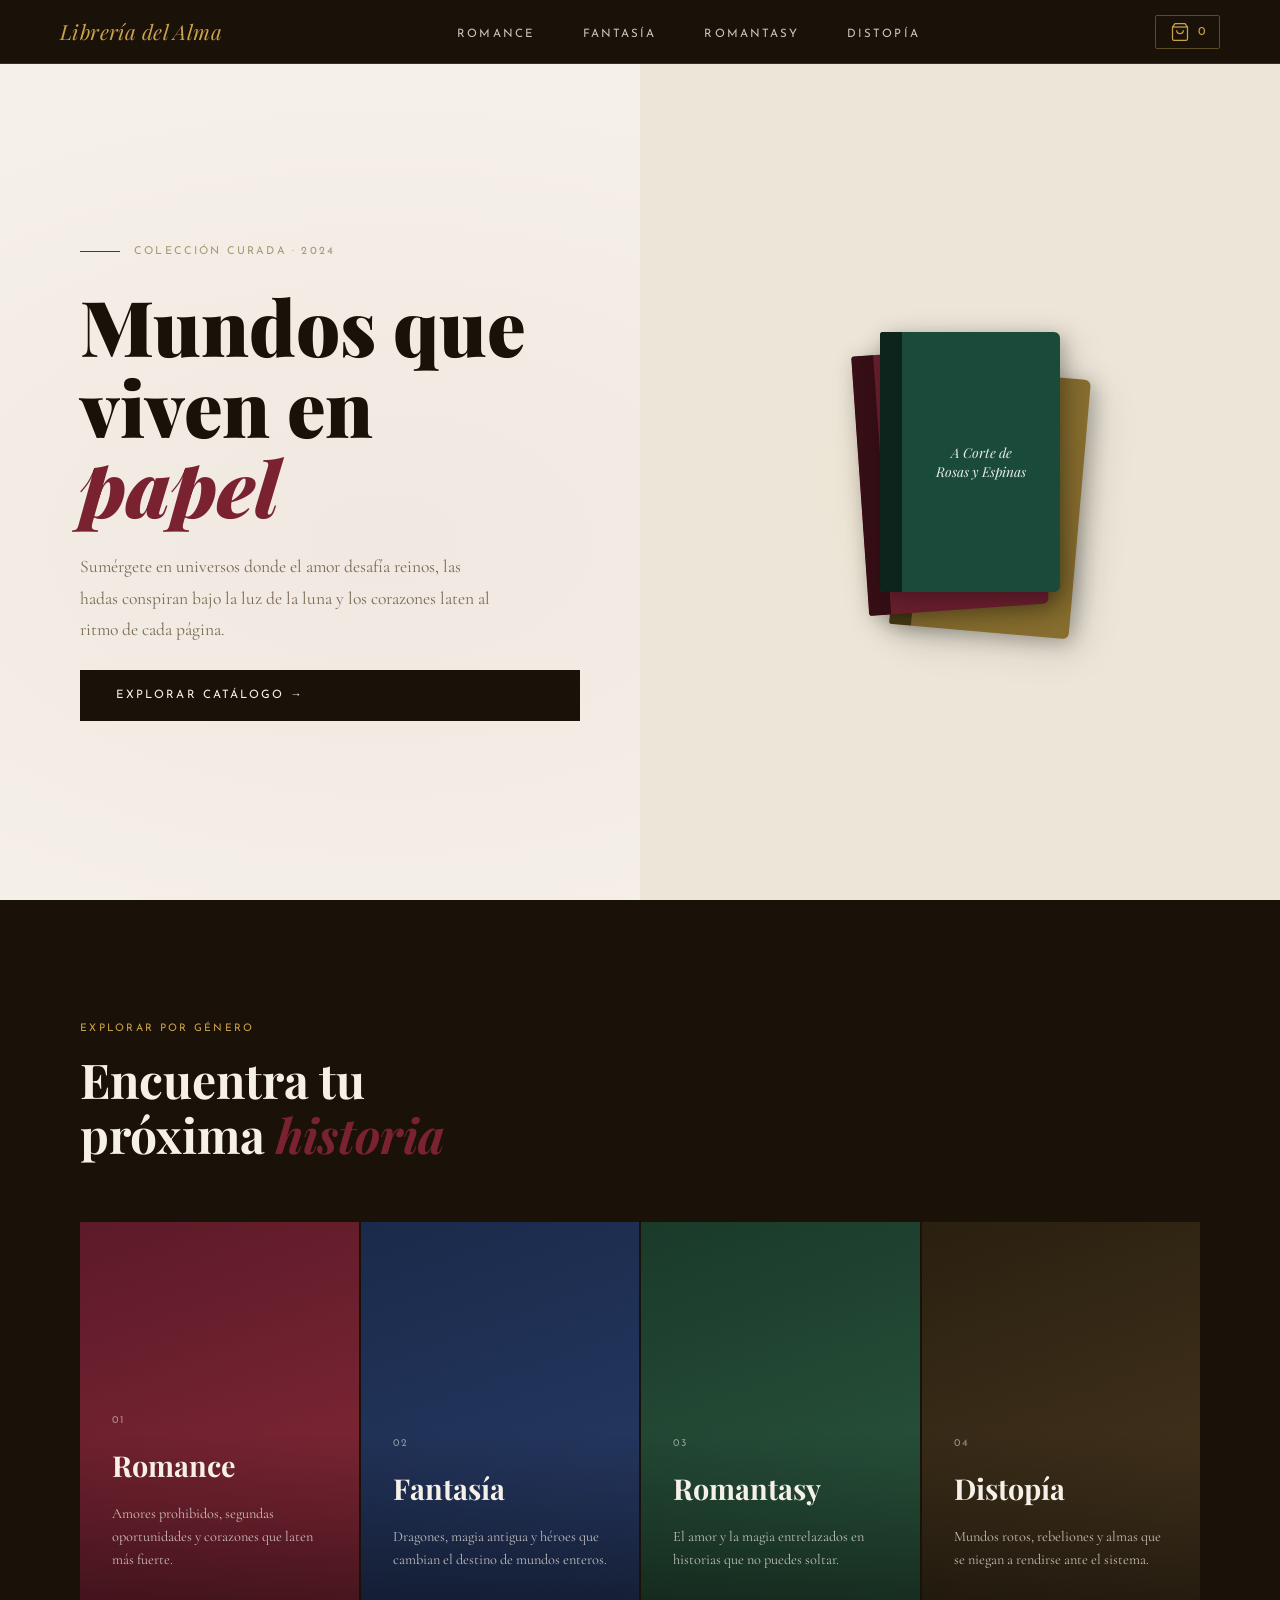
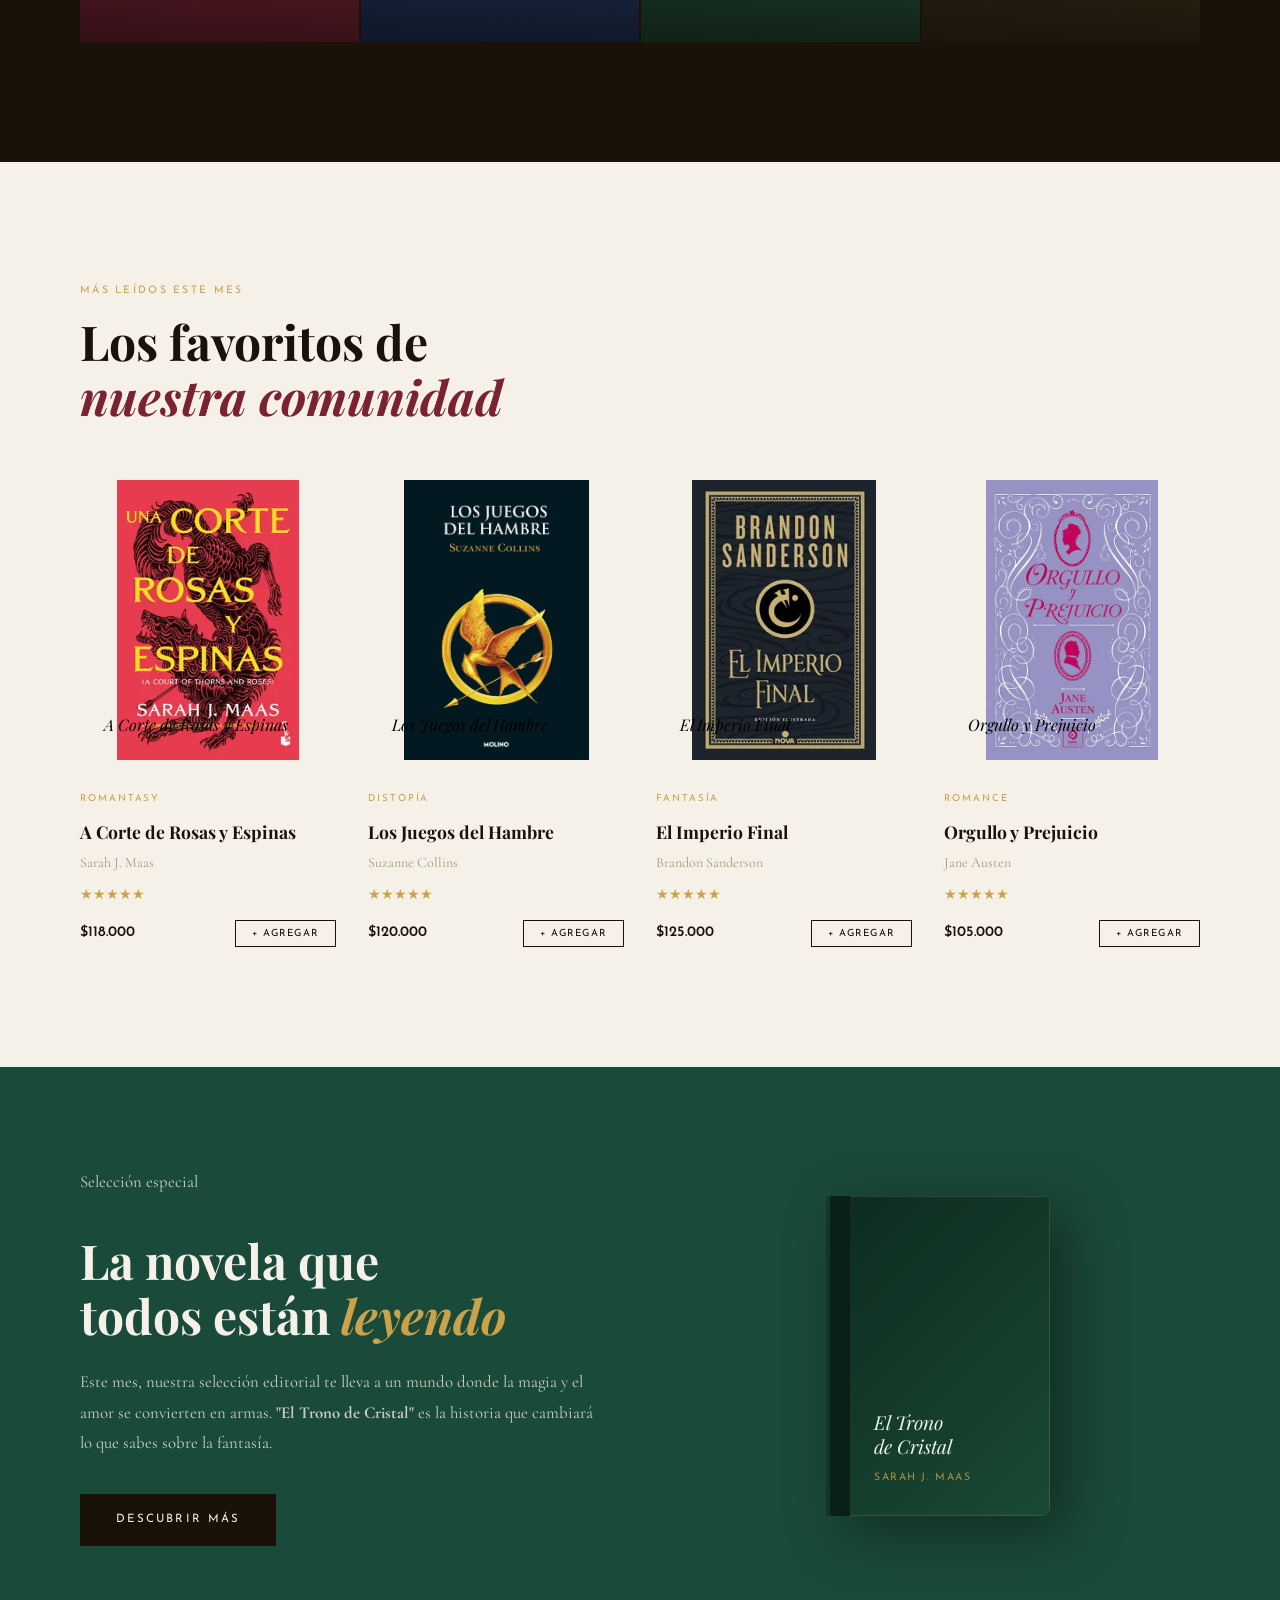
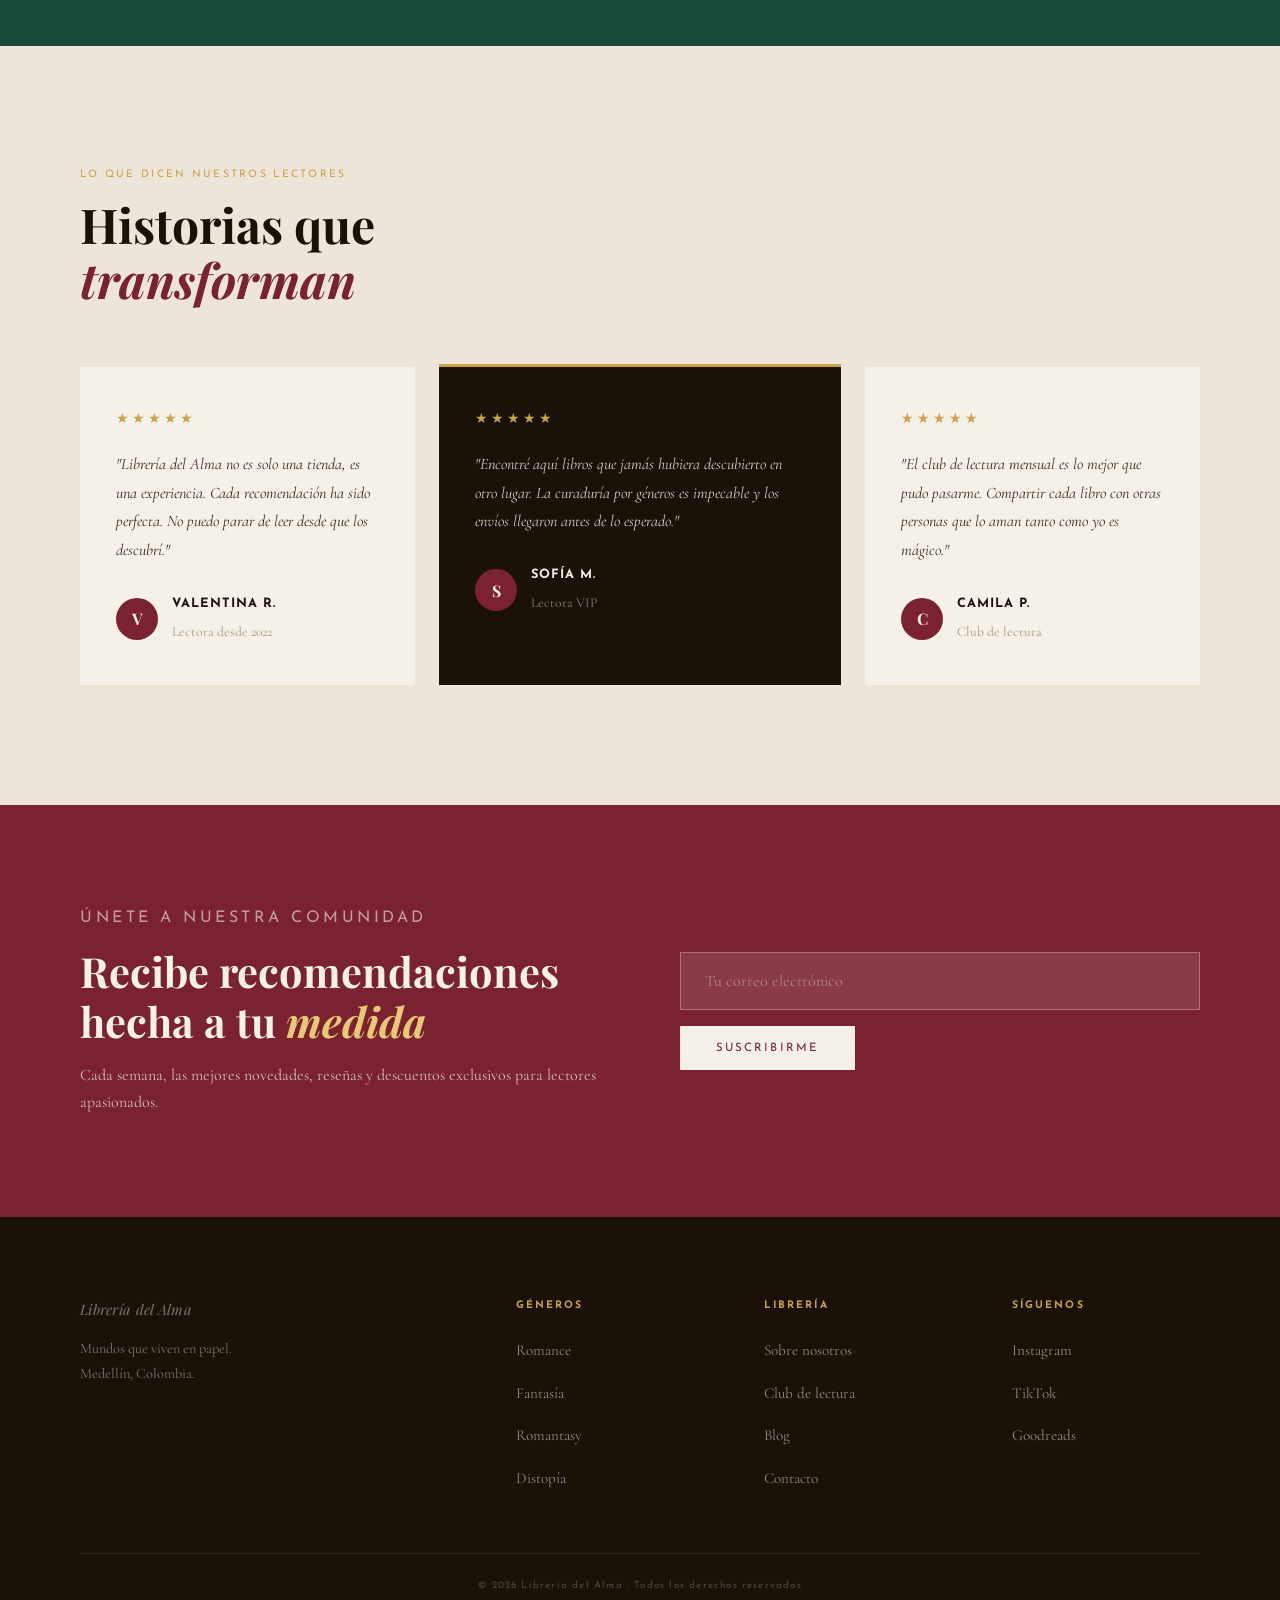
<file: index.html>
<!DOCTYPE html>
<html lang="es">

<head>
  <meta charset="UTF-8" />
  <meta name="viewport" content="width=device-width, initial-scale=1.0" />
  <title>Librería del Alma</title>
  <link rel="stylesheet" href="/static/CSS/main.css" />
  <link rel="preconnect" href="https://fonts.googleapis.com">
  <link
    href="https://fonts.googleapis.com/css2?family=Playfair+Display:ital,wght@0,400;0,700;0,900;1,400;1,700&family=Cormorant+Garamond:ital,wght@0,300;0,400;0,500;1,300;1,400&family=Josefin+Sans:wght@300;400;600&display=swap"
    rel="stylesheet">
</head>

<body>

  <nav class="navbar">
    <a href="index.html" class="logo">Librería del Alma</a>
    <ul class="nav-links">
      <li><a href="/templates/romance.html" class="nav-item">Romance</a></li>
      <li><a href="/templates/fantasia.html" class="nav-item">Fantasía</a></li>
      <li><a href="/templates/romantasy.html" class="nav-item">Romantasy</a></li>
      <li><a href="/templates/distopia.html" class="nav-item">Distopía</a></li>
    </ul>
    <button class="nav-cart">
      <svg width="20" height="20" viewBox="0 0 24 24" fill="none" stroke="currentColor" stroke-width="1.5">
        <path d="M6 2L3 6v14a2 2 0 002 2h14a2 2 0 002-2V6l-3-4z" />
        <line x1="3" y1="6" x2="21" y2="6" />
        <path d="M16 10a4 4 0 01-8 0" />
      </svg>
      <span>0</span>
    </button>
  </nav>


  <section class="hero">
    <div class="hero-left">
      <p class="hero-tag"><span class="tag-line"></span> Colección Curada · 2024</p>
      <h1 class="hero-title">Mundos que<br>viven en <em>papel</em></h1>
      <p class="hero-sub">Sumérgete en universos donde el amor desafía reinos, las hadas conspiran bajo la luz de la
        luna y los corazones laten al ritmo de cada página.</p>
      <a href="/templates/romance.html" class="btn-primary">Explorar Catálogo →</a>
    </div>
    <div class="hero-right">
      <div class="book-stack">
        <div class="book book-gold">
          <div class="book-spine"></div>
          <div class="book-cover"><span>El Jardín<br>de Cenizas</span></div>
        </div>
        <div class="book book-wine">
          <div class="book-spine"></div>
          <div class="book-cover"><span>Amor entre<br>Ruinas</span></div>
        </div>
        <div class="book book-teal">
          <div class="book-spine"></div>
          <div class="book-cover"><span>A Corte de<br>Rosas y Espinas</span></div>
        </div>
      </div>
    </div>
  </section>

  <section class="categories">
    <div class="section-header">
      <p class="section-tag">Explorar por género</p>
      <h2>Encuentra tu<br>próxima <em>historia</em></h2>
    </div>
    <div class="categories-grid">
      <a href="/tamplates/romance.html" class="cat-card cat-romance">
        <div class="cat-overlay"></div>
        <div class="cat-content">
          <span class="cat-number">01</span>
          <h3>Romance</h3>
          <p>Amores prohibidos, segundas oportunidades y corazones que laten más fuerte.</p>
          <span class="cat-link">Ver colección →</span>
        </div>
      </a>
      <a href="/tamplates/fantasia.html" class="cat-card cat-fantasia">
        <div class="cat-overlay"></div>
        <div class="cat-content">
          <span class="cat-number">02</span>
          <h3>Fantasía</h3>
          <p>Dragones, magia antigua y héroes que cambian el destino de mundos enteros.</p>
          <span class="cat-link">Ver colección →</span>
        </div>
      </a>
      <a href="/tamplates/romantasy.html" class="cat-card cat-romantasy">
        <div class="cat-overlay"></div>
        <div class="cat-content">
          <span class="cat-number">03</span>
          <h3>Romantasy</h3>
          <p>El amor y la magia entrelazados en historias que no puedes soltar.</p>
          <span class="cat-link">Ver colección →</span>
        </div>
      </a>
      <a href="/templates/distopia.html" class="cat-card cat-distopia">
        <div class="cat-overlay"></div>
        <div class="cat-content">
          <span class="cat-number">04</span>
          <h3>Distopía</h3>
          <p>Mundos rotos, rebeliones y almas que se niegan a rendirse ante el sistema.</p>
          <span class="cat-link">Ver colección →</span>
        </div>
      </a>
    </div>
  </section>


  <section class="featured">
    <div class="section-header">
      <p class="section-tag">Más leídos este mes</p>
      <h2>Los favoritos de<br><em>nuestra comunidad</em></h2>
    </div>
    <div class="books-grid">
      <div class="book-card" data-genre="Romantasy">
        <div class="book-card-cover"
          style="background-image: url(/static/imagen/Corte_espinas.png); background-position: center ; background-size: contain; background-repeat: no-repeat;">
          <div class="book-card-inner">
            <span>A Corte de Rosas y Espinas</span>
          </div>
        </div>
        <div class="book-card-info">
          <span class="book-genre">Romantasy</span>
          <h4>A Corte de Rosas y Espinas</h4>
          <p class="book-author">Sarah J. Maas</p>
          <div class="book-rating">★★★★★</div>
          <div class="book-footer">
            <span class="book-price">$118.000</span>
            <button class="btn-add">+ Agregar</button>
          </div>
        </div>
      </div>
      <div class="book-card" data-genre="Distopía">
        <div class="book-card-cover"
          style="background-image: url(/static/imagen/Juegos_hambre.png); background-position: center ; background-size: contain; background-repeat: no-repeat;">
          <div class="book-card-inner">
            <span>Los Juegos del Hambre</span>
          </div>
        </div>
        <div class="book-card-info">
          <span class="book-genre">Distopía</span>
          <h4>Los Juegos del Hambre</h4>
          <p class="book-author">Suzanne Collins</p>
          <div class="book-rating">★★★★★</div>
          <div class="book-footer">
            <span class="book-price">$120.000</span>
            <button class="btn-add">+ Agregar</button>
          </div>
        </div>
      </div>
      <div class="book-card" data-genre="Fantasía">
        <div class="book-card-cover"
          style="background-image: url(/static/imagen/Imperio_final.png); background-position: center ; background-size: contain; background-repeat: no-repeat;">
          <div class="book-card-inner">
            <span>El Imperio Final</span>
          </div>
        </div>
        <div class="book-card-info">
          <span class="book-genre">Fantasía</span>
          <h4>El Imperio Final</h4>
          <p class="book-author">Brandon Sanderson</p>
          <div class="book-rating">★★★★★</div>
          <div class="book-footer">
            <span class="book-price">$125.000</span>
            <button class="btn-add">+ Agregar</button>
          </div>
        </div>
      </div>
      <div class="book-card" data-genre="Romance">
        <div class="book-card-cover"
          style="background-image: url(/static/imagen/Orgullo_prejuicio.png); background-position: center ; background-size: contain; background-repeat: no-repeat;">
          <div class="book-card-inner">
            <span>Orgullo y Prejuicio</span>
          </div>
        </div>
        <div class="book-card-info">
          <span class="book-genre">Romance</span>
          <h4>Orgullo y Prejuicio</h4>
          <p class="book-author">Jane Austen</p>
          <div class="book-rating">★★★★★</div>
          <div class="book-footer">
            <span class="book-price">$105.000</span>
            <button class="btn-add">+ Agregar</button>
          </div>
        </div>
      </div>
    </div>
  </section>


  <section class="banner-editorial">
    <div class="banner-content">
      <p class="banner-tag">Selección especial</p>
      <h2>La novela que<br>todos están <em>leyendo</em></h2>
      <p>Este mes, nuestra selección editorial te lleva a un mundo donde la magia y el amor se convierten en armas.
        <strong>"El Trono de Cristal"</strong> es la historia que cambiará lo que sabes sobre la fantasía.
      </p>
      <a href="/templates/fantasia.html" class="btn-primary">Descubrir más</a>
    </div>
    <div class="banner-book">
      <div class="featured-book-cover">
        <div class="featured-book-spine"></div>
        <div class="featured-book-face">
          <p class="featured-book-title">El Trono<br>de Cristal</p>
          <p class="featured-book-author">Sarah J. Maas</p>
        </div>
      </div>
    </div>
  </section>

  <section class="reviews">
    <div class="section-header">
      <p class="section-tag">Lo que dicen nuestros lectores</p>
      <h2>Historias que<br><em>transforman</em></h2>
    </div>
    <div class="reviews-grid">
      <div class="review-card">
        <div class="review-stars">★★★★★</div>
        <p class="review-text">"Librería del Alma no es solo una tienda, es una experiencia. Cada recomendación ha sido
          perfecta. No puedo parar de leer desde que los descubrí."</p>
        <div class="review-author">
          <div class="review-avatar">V</div>
          <div>
            <strong>Valentina R.</strong>
            <span>Lectora desde 2022</span>
          </div>
        </div>
      </div>
      <div class="review-card review-card--featured">
        <div class="review-stars">★★★★★</div>
        <p class="review-text">"Encontré aquí libros que jamás hubiera descubierto en otro lugar. La curaduría por
          géneros es impecable y los envíos llegaron antes de lo esperado."</p>
        <div class="review-author">
          <div class="review-avatar">S</div>
          <div>
            <strong>Sofía M.</strong>
            <span>Lectora VIP</span>
          </div>
        </div>
      </div>
      <div class="review-card">
        <div class="review-stars">★★★★★</div>
        <p class="review-text">"El club de lectura mensual es lo mejor que pudo pasarme. Compartir cada libro con otras
          personas que lo aman tanto como yo es mágico."</p>
        <div class="review-author">
          <div class="review-avatar">C</div>
          <div>
            <strong>Camila P.</strong>
            <span>Club de lectura</span>
          </div>
        </div>
      </div>
    </div>
  </section>

  <section class="newsletter">
    <div class="newsletter-inner">
      <div class="newsletter-text">
        <p class="section-tag">Únete a nuestra comunidad</p>
        <h2>Recibe recomendaciones<br>hecha a tu <em>medida</em></h2>
        <p>Cada semana, las mejores novedades, reseñas y descuentos exclusivos para lectores apasionados.</p>
      </div>
      <form class="newsletter-form" onsubmit="return false;">
        <input type="email" placeholder="Tu correo electrónico" class="newsletter-input" />
        <button type="submit" class="btn-primary">Suscribirme</button>
      </form>
    </div>
  </section>

  <!-- FOOTER -->
  <footer class="footer">
    <div class="footer-inner">
      <div class="footer-brand">
        <p class="logo">Librería del Alma</p>
        <p>Mundos que viven en papel.<br>Medellín, Colombia.</p>
      </div>
      <div class="footer-links">
        <h5>Géneros</h5>
        <ul>
          <li><a href="/templates/romance.html">Romance</a></li>
          <li><a href="/templates/fantasia.html">Fantasía</a></li>
          <li><a href="/templates/romantasy.html">Romantasy</a></li>
          <li><a href="/templates/distopia.html">Distopía</a></li>
        </ul>
      </div>
      <div class="footer-links">
        <h5>Librería</h5>
        <ul>
          <li><a href="#">Sobre nosotros</a></li>
          <li><a href="#">Club de lectura</a></li>
          <li><a href="#">Blog</a></li>
          <li><a href="#">Contacto</a></li>
        </ul>
      </div>
      <div class="footer-links">
        <h5>Síguenos</h5>
        <ul>
          <li><a href="#">Instagram</a></li>
          <li><a href="#">TikTok</a></li>
          <li><a href="#">Goodreads</a></li>
        </ul>
      </div>
    </div>
    <div class="footer-bottom">
      <p>© 2026 Librería del Alma · Todos los derechos reservados</p>
    </div>
  </footer>


</body>

</html>
</file>
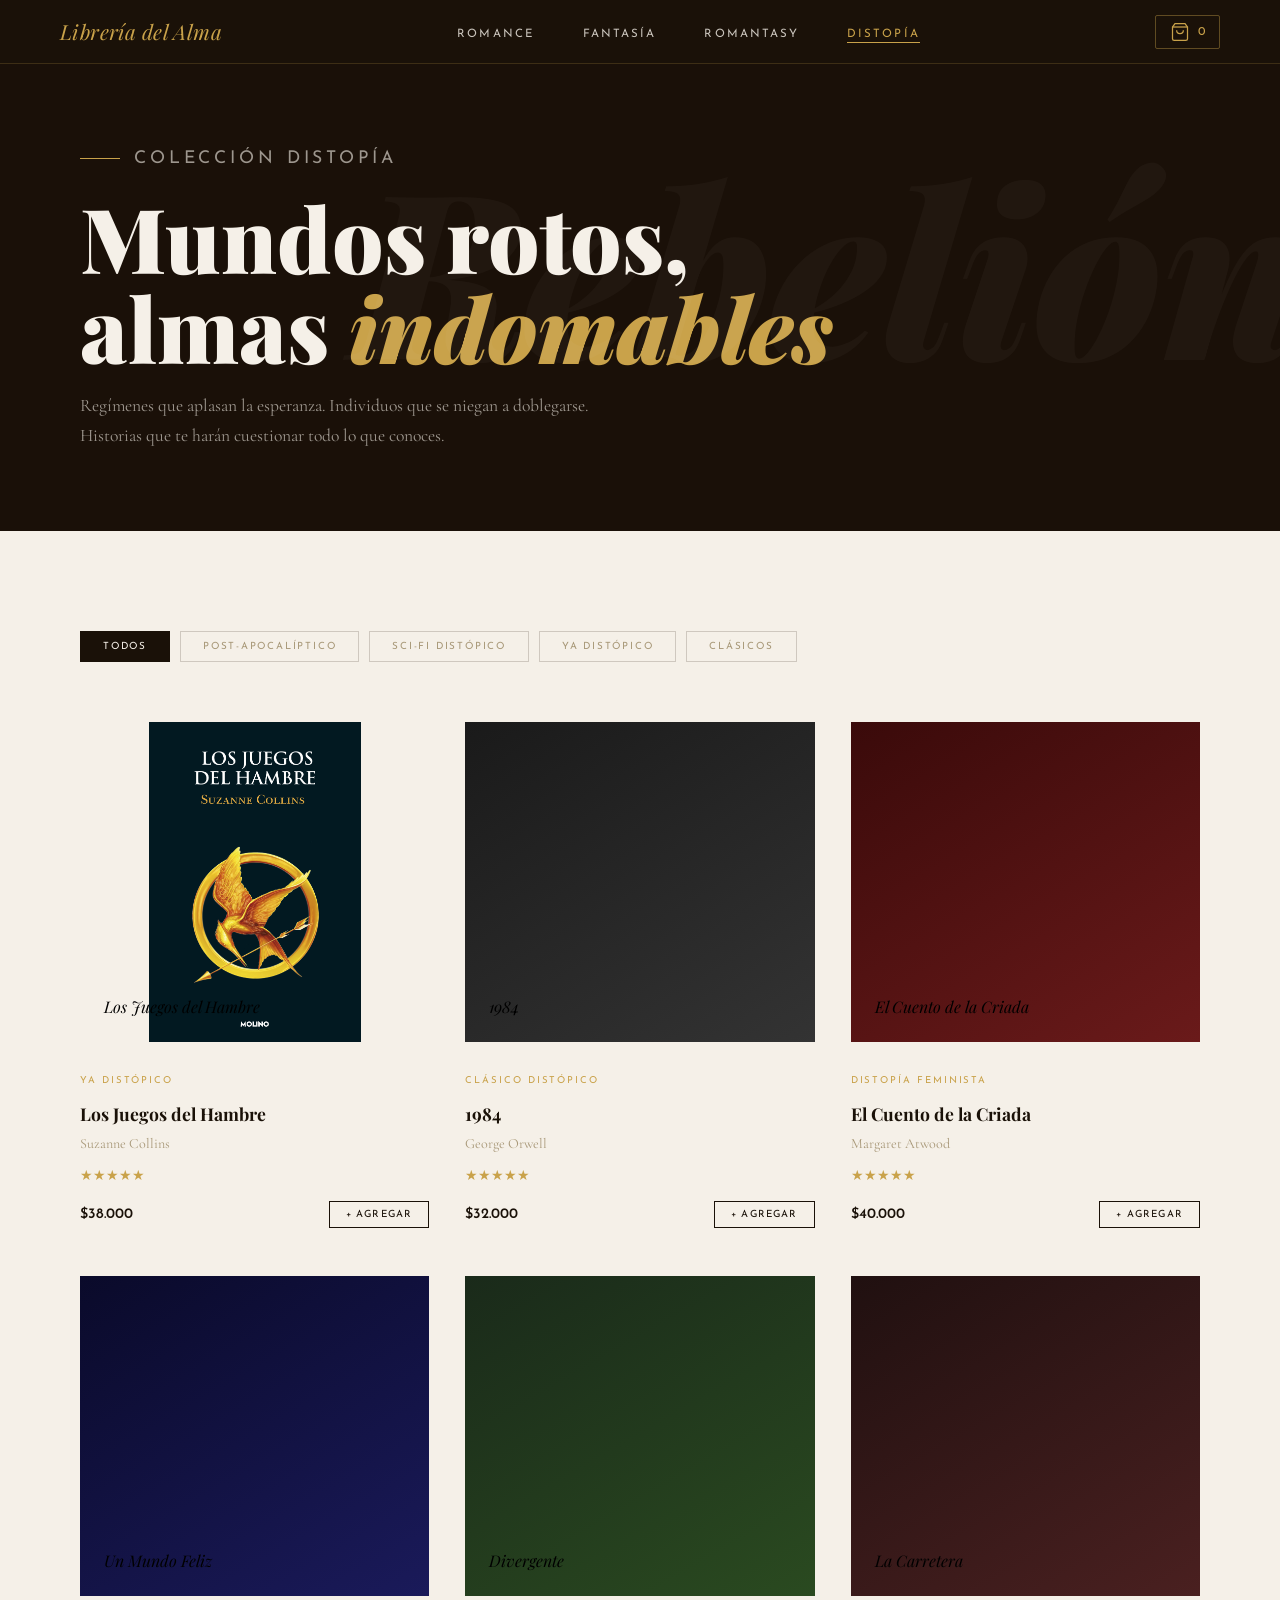
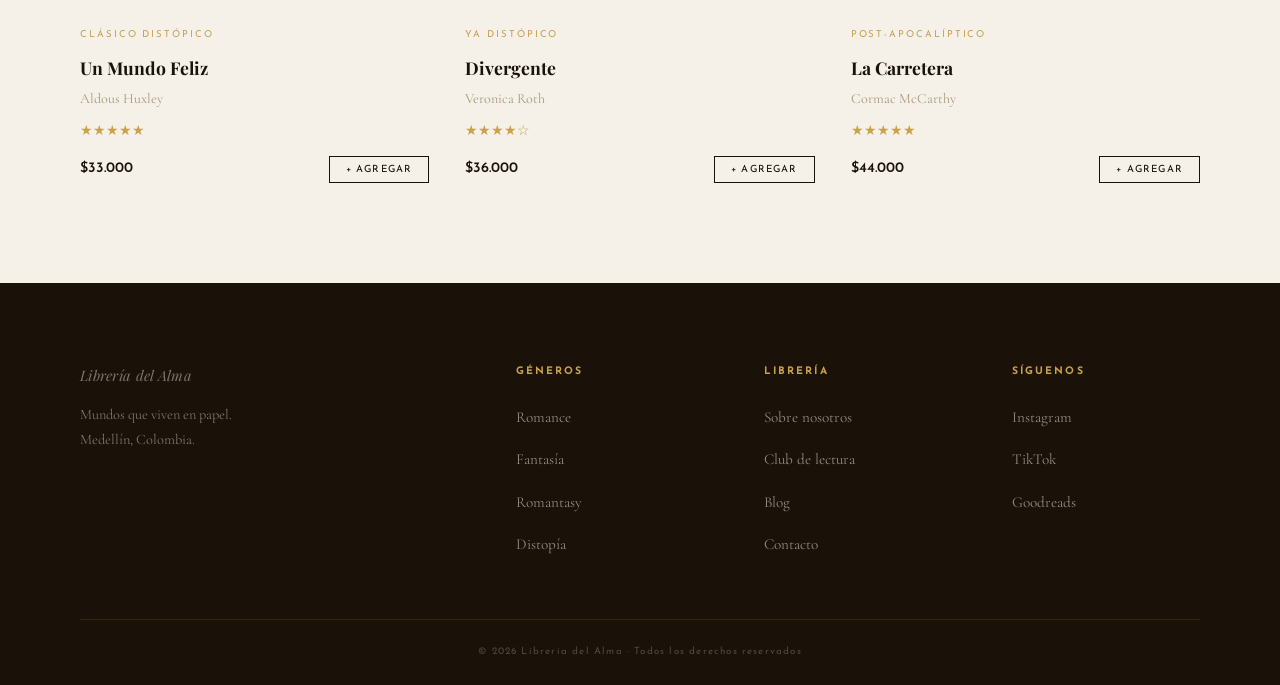
<file: templates/distopia.html>
<!DOCTYPE html>
<html lang="es">

<head>
  <meta charset="UTF-8" />
  <meta name="viewport" content="width=device-width, initial-scale=1.0" />
  <title>Distopía — Librería del Alma</title>
  <link rel="stylesheet" href="/static/CSS/main.css" />
  <link rel="stylesheet" href="/static/CSS/genre.css" />
  <link rel="preconnect" href="https://fonts.googleapis.com">
  <link
    href="https://fonts.googleapis.com/css2?family=Playfair+Display:ital,wght@0,400;0,700;0,900;1,400;1,700&family=Cormorant+Garamond:ital,wght@0,300;0,400;0,500;1,300;1,400&family=Josefin+Sans:wght@300;400;600&display=swap"
    rel="stylesheet">
</head>

<body>

  <nav class="navbar">
    <a href="../index.html" class="logo">Librería del Alma</a>
    <ul class="nav-links">
      <li><a href="romance.html" class="nav-item">Romance</a></li>
      <li><a href="fantasia.html" class="nav-item">Fantasía</a></li>
      <li><a href="romantasy.html" class="nav-item">Romantasy</a></li>
      <li><a href="distopia.html" class="nav-item active">Distopía</a></li>
    </ul>
    <button class="nav-cart"><svg width="20" height="20" viewBox="0 0 24 24" fill="none" stroke="currentColor"
        stroke-width="1.5">
        <path d="M6 2L3 6v14a2 2 0 002 2h14a2 2 0 002-2V6l-3-4z" />
        <line x1="3" y1="6" x2="21" y2="6" />
        <path d="M16 10a4 4 0 01-8 0" />
      </svg><span>0</span></button>
  </nav>

  <header class="page-header" data-bg-text="Rebelión" style="background: #1a1008;">
    <p class="page-header-tag">Colección Distopía</p>
    <h1>Mundos rotos,<br>almas <em>indomables</em></h1>
    <p>Regímenes que aplasan la esperanza. Individuos que se niegan a doblegarse. Historias que te harán cuestionar todo
      lo que conoces.</p>
  </header>

  <section class="genre-section">
    <div class="genre-filters">
      <button class="filter-btn active">Todos</button>
      <button class="filter-btn">Post-Apocalíptico</button>
      <button class="filter-btn">Sci-Fi Distópico</button>
      <button class="filter-btn">YA Distópico</button>
      <button class="filter-btn">Clásicos</button>
    </div>

    <div class="genre-grid">

      <div class="book-card reveal">
        <div class="book-card-cover"
          style="background-image: url(/static/imagen/Juegos_hambre.png); background-position: center ; background-size: contain; background-repeat: no-repeat;">
          <div class="book-card-inner"><span>Los Juegos del Hambre</span></div>
        </div>
        <div class="book-card-info">
          <span class="book-genre">YA Distópico</span>
          <h4>Los Juegos del Hambre</h4>
          <p class="book-author">Suzanne Collins</p>
          <div class="book-rating">★★★★★</div>
          <div class="book-footer"><span class="book-price">$38.000</span><button class="btn-add">+ Agregar</button>
          </div>
        </div>
      </div>

      <div class="book-card reveal">
        <div class="book-card-cover" style="background: linear-gradient(150deg, #1a1a1a, #333333);">
          <div class="book-card-inner"><span>1984</span></div>
        </div>
        <div class="book-card-info">
          <span class="book-genre">Clásico Distópico</span>
          <h4>1984</h4>
          <p class="book-author">George Orwell</p>
          <div class="book-rating">★★★★★</div>
          <div class="book-footer"><span class="book-price">$32.000</span><button class="btn-add">+ Agregar</button>
          </div>
        </div>
      </div>

      <div class="book-card reveal">
        <div class="book-card-cover" style="background: linear-gradient(150deg, #3a0a0a, #6a1a1a);">
          <div class="book-card-inner"><span>El Cuento de la Criada</span></div>
        </div>
        <div class="book-card-info">
          <span class="book-genre">Distopía Feminista</span>
          <h4>El Cuento de la Criada</h4>
          <p class="book-author">Margaret Atwood</p>
          <div class="book-rating">★★★★★</div>
          <div class="book-footer"><span class="book-price">$40.000</span><button class="btn-add">+ Agregar</button>
          </div>
        </div>
      </div>

      <div class="book-card reveal">
        <div class="book-card-cover" style="background: linear-gradient(150deg, #0a0a2a, #1a1a5a);">
          <div class="book-card-inner"><span>Un Mundo Feliz</span></div>
        </div>
        <div class="book-card-info">
          <span class="book-genre">Clásico Distópico</span>
          <h4>Un Mundo Feliz</h4>
          <p class="book-author">Aldous Huxley</p>
          <div class="book-rating">★★★★★</div>
          <div class="book-footer"><span class="book-price">$33.000</span><button class="btn-add">+ Agregar</button>
          </div>
        </div>
      </div>

      <div class="book-card reveal">
        <div class="book-card-cover" style="background: linear-gradient(150deg, #1a2a1a, #2a4a20);">
          <div class="book-card-inner"><span>Divergente</span></div>
        </div>
        <div class="book-card-info">
          <span class="book-genre">YA Distópico</span>
          <h4>Divergente</h4>
          <p class="book-author">Veronica Roth</p>
          <div class="book-rating">★★★★☆</div>
          <div class="book-footer"><span class="book-price">$36.000</span><button class="btn-add">+ Agregar</button>
          </div>
        </div>
      </div>

      <div class="book-card reveal">
        <div class="book-card-cover" style="background: linear-gradient(150deg, #201010, #4a2020);">
          <div class="book-card-inner"><span>La Carretera</span></div>
        </div>
        <div class="book-card-info">
          <span class="book-genre">Post-Apocalíptico</span>
          <h4>La Carretera</h4>
          <p class="book-author">Cormac McCarthy</p>
          <div class="book-rating">★★★★★</div>
          <div class="book-footer"><span class="book-price">$44.000</span><button class="btn-add">+ Agregar</button>
          </div>
        </div>
      </div>

    </div>
  </section>

  <footer class="footer">
    <div class="footer-inner">
      <div class="footer-brand">
        <p class="logo">Librería del Alma</p>
        <p>Mundos que viven en papel.<br>Medellín, Colombia.</p>
      </div>
      <div class="footer-links">
        <h5>Géneros</h5>
        <ul>
          <li><a href="romance.html">Romance</a></li>
          <li><a href="fantasia.html">Fantasía</a></li>
          <li><a href="romantasy.html">Romantasy</a></li>
          <li><a href="distopia.html">Distopía</a></li>
        </ul>
      </div>
      <div class="footer-links">
        <h5>Librería</h5>
        <ul>
          <li><a href="#">Sobre nosotros</a></li>
          <li><a href="#">Club de lectura</a></li>
          <li><a href="#">Blog</a></li>
          <li><a href="#">Contacto</a></li>
        </ul>
      </div>
      <div class="footer-links">
        <h5>Síguenos</h5>
        <ul>
          <li><a href="#">Instagram</a></li>
          <li><a href="#">TikTok</a></li>
          <li><a href="#">Goodreads</a></li>
        </ul>
      </div>
    </div>
    <div class="footer-bottom">
      <p>© 2026 Librería del Alma · Todos los derechos reservados</p>
    </div>
  </footer>

</body>

</html>
</file>
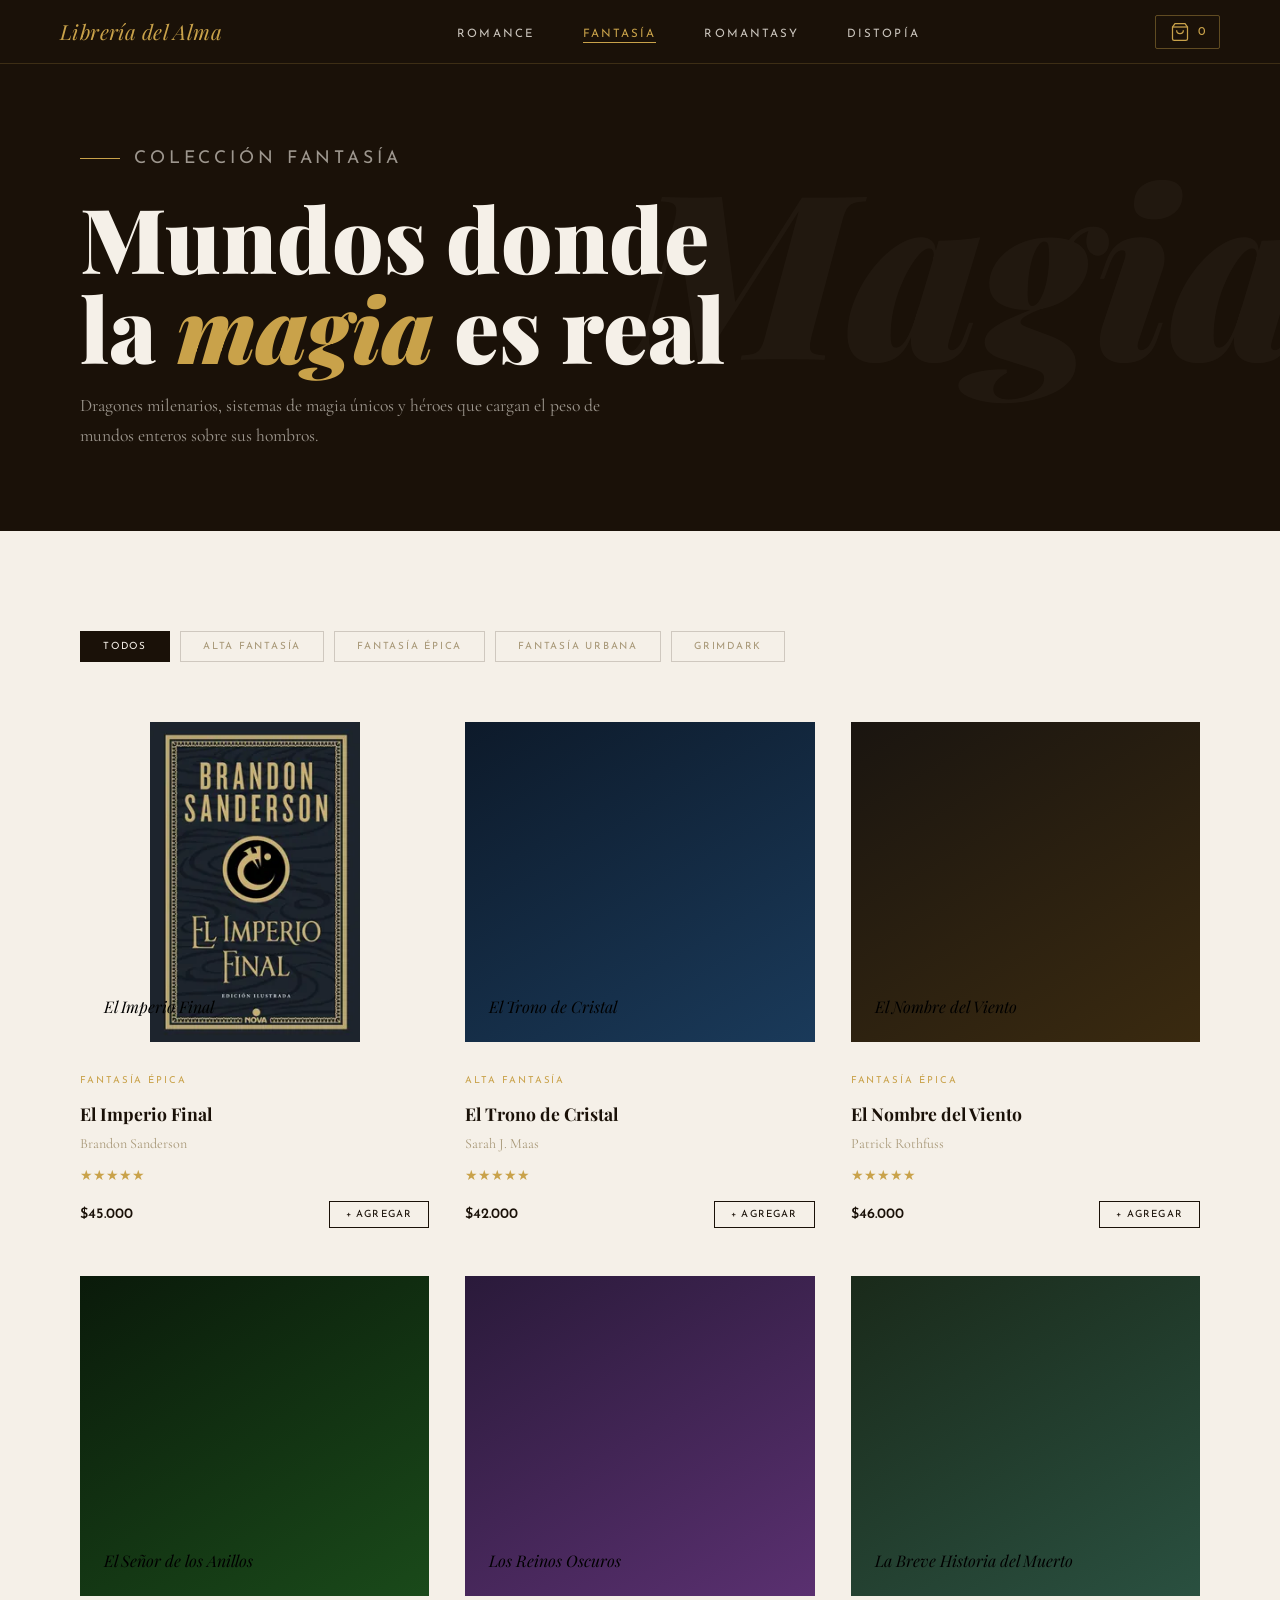
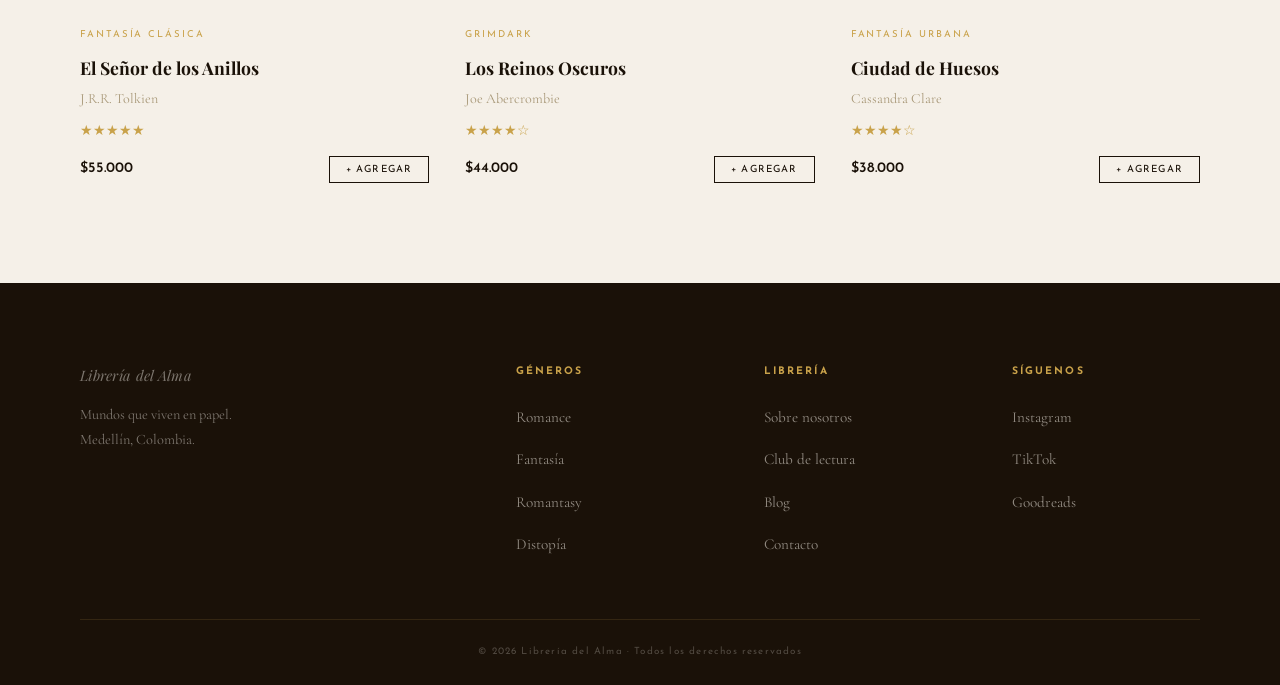
<file: templates/fantasia.html>
<!DOCTYPE html>
<html lang="es">

<head>
  <meta charset="UTF-8" />
  <meta name="viewport" content="width=device-width, initial-scale=1.0" />
  <title>Fantasía — Librería del Alma</title>
  <link rel="stylesheet" href="/static/CSS/main.css" />
  <link rel="stylesheet" href="/static/CSS/genre.css" />
  <link rel="preconnect" href="https://fonts.googleapis.com">
  <link
    href="https://fonts.googleapis.com/css2?family=Playfair+Display:ital,wght@0,400;0,700;0,900;1,400;1,700&family=Cormorant+Garamond:ital,wght@0,300;0,400;0,500;1,300;1,400&family=Josefin+Sans:wght@300;400;600&display=swap"
    rel="stylesheet">
</head>

<body>

  <nav class="navbar">
    <a href="../index.html" class="logo">Librería del Alma</a>
    <ul class="nav-links">
      <li><a href="/templates/romance.html" class="nav-item">Romance</a></li>
      <li><a href="/templates/fantasia.html" class="nav-item active">Fantasía</a></li>
      <li><a href="/templates/romantasy.html" class="nav-item">Romantasy</a></li>
      <li><a href="/templates/distopia.html" class="nav-item">Distopía</a></li>
    </ul>
    <button class="nav-cart"><svg width="20" height="20" viewBox="0 0 24 24" fill="none" stroke="currentColor"
        stroke-width="1.5">
        <path d="M6 2L3 6v14a2 2 0 002 2h14a2 2 0 002-2V6l-3-4z" />
        <line x1="3" y1="6" x2="21" y2="6" />
        <path d="M16 10a4 4 0 01-8 0" />
      </svg><span>0</span></button>
  </nav>

  <header class="page-header" data-bg-text="Magia">
    <p class="page-header-tag">Colección Fantasía</p>
    <h1>Mundos donde<br>la <em>magia</em> es real</h1>
    <p>Dragones milenarios, sistemas de magia únicos y héroes que cargan el peso de mundos enteros sobre sus hombros.
    </p>
  </header>

  <section class="genre-section">
    <div class="genre-filters">
      <button class="filter-btn active">Todos</button>
      <button class="filter-btn">Alta Fantasía</button>
      <button class="filter-btn">Fantasía Épica</button>
      <button class="filter-btn">Fantasía Urbana</button>
      <button class="filter-btn">Grimdark</button>
    </div>

    <div class="genre-grid">

      <div class="book-card reveal">
        <div class="book-card-cover"
          style="background-image: url(/static/imagen/Imperio_final.png); background-position: center ; background-size: contain; background-repeat: no-repeat;">
          <div class="book-card-inner"><span>El Imperio Final</span></div>
        </div>
        <div class="book-card-info">
          <span class="book-genre">Fantasía Épica</span>
          <h4>El Imperio Final</h4>
          <p class="book-author">Brandon Sanderson</p>
          <div class="book-rating">★★★★★</div>
          <div class="book-footer"><span class="book-price">$45.000</span><button class="btn-add">+ Agregar</button>
          </div>
        </div>
      </div>

      <div class="book-card reveal">
        <div class="book-card-cover" style="background: linear-gradient(150deg, #0d1a2a, #1a3a5a);">
          <div class="book-card-inner"><span>El Trono de Cristal</span></div>
        </div>
        <div class="book-card-info">
          <span class="book-genre">Alta Fantasía</span>
          <h4>El Trono de Cristal</h4>
          <p class="book-author">Sarah J. Maas</p>
          <div class="book-rating">★★★★★</div>
          <div class="book-footer"><span class="book-price">$42.000</span><button class="btn-add">+ Agregar</button>
          </div>
        </div>
      </div>

      <div class="book-card reveal">
        <div class="book-card-cover" style="background: linear-gradient(150deg, #1a1510, #3a2a10);">
          <div class="book-card-inner"><span>El Nombre del Viento</span></div>
        </div>
        <div class="book-card-info">
          <span class="book-genre">Fantasía Épica</span>
          <h4>El Nombre del Viento</h4>
          <p class="book-author">Patrick Rothfuss</p>
          <div class="book-rating">★★★★★</div>
          <div class="book-footer"><span class="book-price">$46.000</span><button class="btn-add">+ Agregar</button>
          </div>
        </div>
      </div>

      <div class="book-card reveal">
        <div class="book-card-cover" style="background: linear-gradient(150deg, #0a1a0a, #1a4a1a);">
          <div class="book-card-inner"><span>El Señor de los Anillos</span></div>
        </div>
        <div class="book-card-info">
          <span class="book-genre">Fantasía Clásica</span>
          <h4>El Señor de los Anillos</h4>
          <p class="book-author">J.R.R. Tolkien</p>
          <div class="book-rating">★★★★★</div>
          <div class="book-footer"><span class="book-price">$55.000</span><button class="btn-add">+ Agregar</button>
          </div>
        </div>
      </div>

      <div class="book-card reveal">
        <div class="book-card-cover" style="background: linear-gradient(150deg, #2a1a3a, #5a3070);">
          <div class="book-card-inner"><span>Los Reinos Oscuros</span></div>
        </div>
        <div class="book-card-info">
          <span class="book-genre">Grimdark</span>
          <h4>Los Reinos Oscuros</h4>
          <p class="book-author">Joe Abercrombie</p>
          <div class="book-rating">★★★★☆</div>
          <div class="book-footer"><span class="book-price">$44.000</span><button class="btn-add">+ Agregar</button>
          </div>
        </div>
      </div>

      <div class="book-card reveal">
        <div class="book-card-cover" style="background: linear-gradient(150deg, #1a2a1a, #2a5040);">
          <div class="book-card-inner"><span>La Breve Historia del Muerto</span></div>
        </div>
        <div class="book-card-info">
          <span class="book-genre">Fantasía Urbana</span>
          <h4>Ciudad de Huesos</h4>
          <p class="book-author">Cassandra Clare</p>
          <div class="book-rating">★★★★☆</div>
          <div class="book-footer"><span class="book-price">$38.000</span><button class="btn-add">+ Agregar</button>
          </div>
        </div>
      </div>

    </div>
  </section>

  <footer class="footer">
    <div class="footer-inner">
      <div class="footer-brand">
        <p class="logo">Librería del Alma</p>
        <p>Mundos que viven en papel.<br>Medellín, Colombia.</p>
      </div>
      <div class="footer-links">
        <h5>Géneros</h5>
        <ul>
          <li><a href="romance.html">Romance</a></li>
          <li><a href="fantasia.html">Fantasía</a></li>
          <li><a href="romantasy.html">Romantasy</a></li>
          <li><a href="distopia.html">Distopía</a></li>
        </ul>
      </div>
      <div class="footer-links">
        <h5>Librería</h5>
        <ul>
          <li><a href="#">Sobre nosotros</a></li>
          <li><a href="#">Club de lectura</a></li>
          <li><a href="#">Blog</a></li>
          <li><a href="#">Contacto</a></li>
        </ul>
      </div>
      <div class="footer-links">
        <h5>Síguenos</h5>
        <ul>
          <li><a href="#">Instagram</a></li>
          <li><a href="#">TikTok</a></li>
          <li><a href="#">Goodreads</a></li>
        </ul>
      </div>
    </div>
    <div class="footer-bottom">
      <p>© 2026 Librería del Alma · Todos los derechos reservados</p>
    </div>
  </footer>


</body>

</html>
</file>
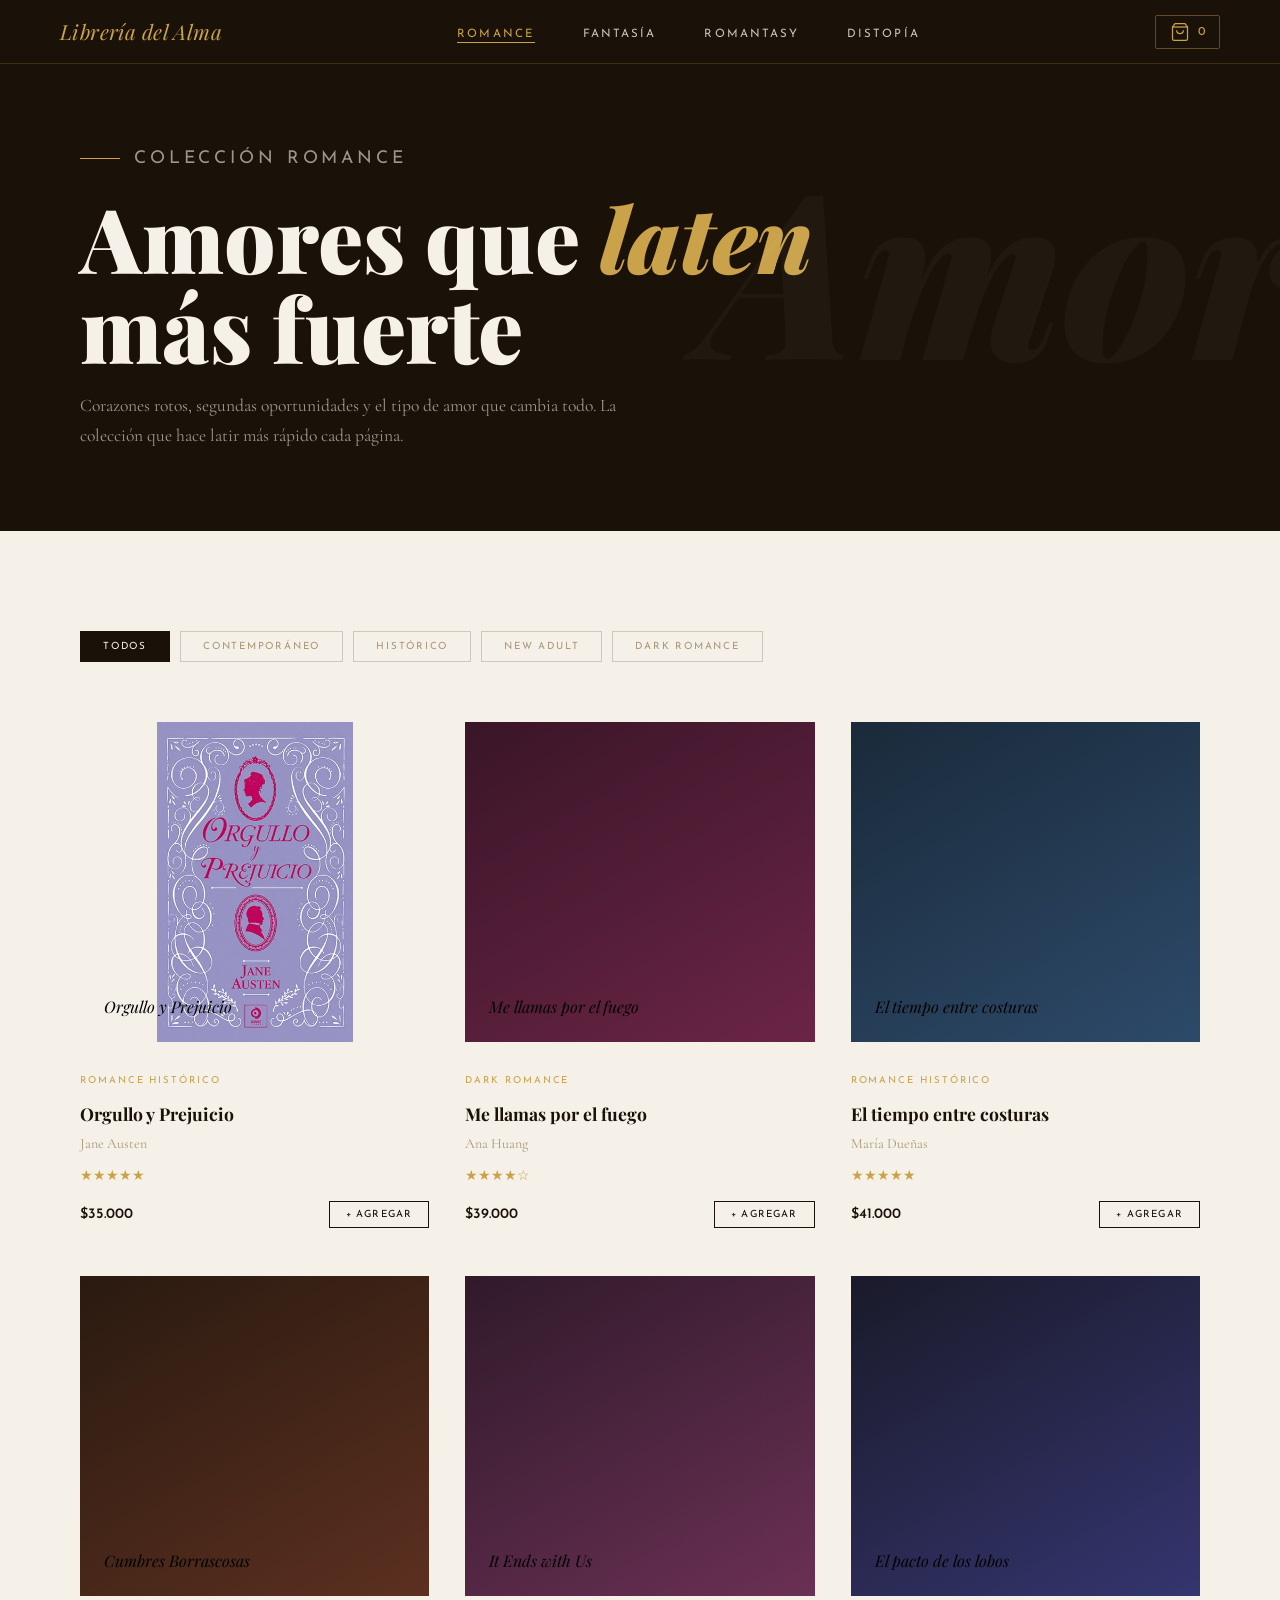
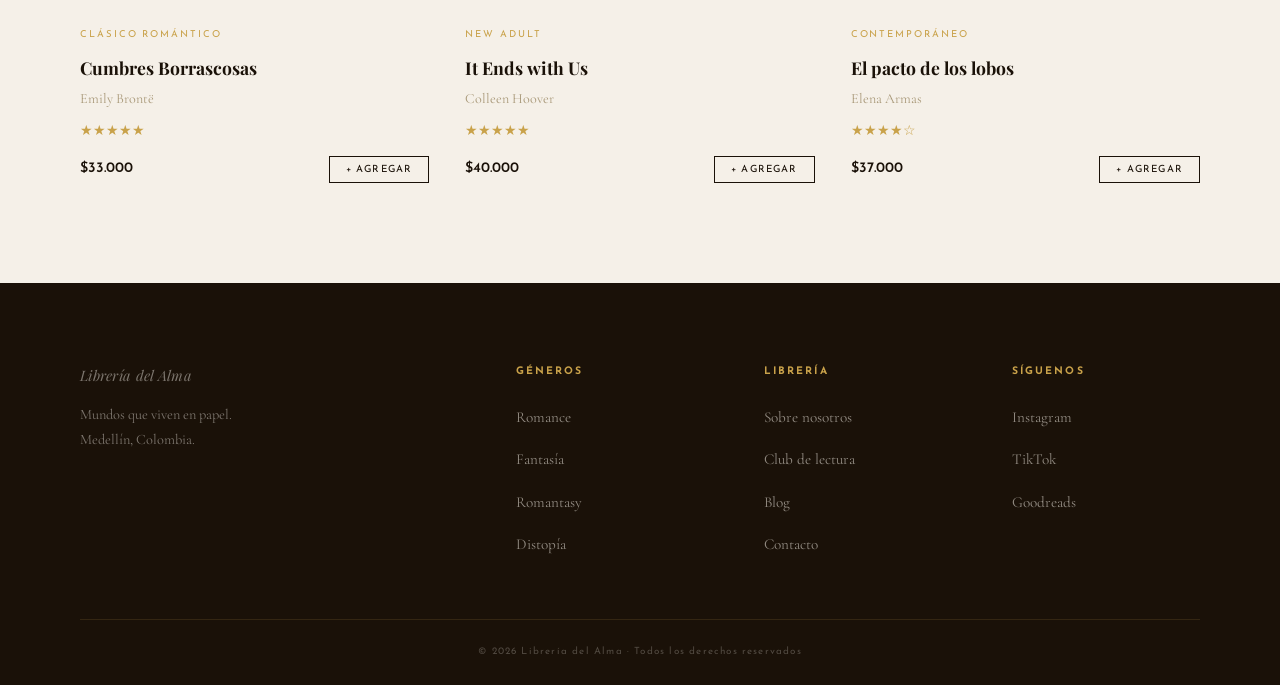
<file: templates/romance.html>
<!DOCTYPE html>
<html lang="es">

<head>
  <meta charset="UTF-8" />
  <meta name="viewport" content="width=device-width, initial-scale=1.0" />
  <title>Romance — Librería del Alma</title>
  <link rel="stylesheet" href="/static/CSS/main.css" />
  <link rel="stylesheet" href="/static/CSS/genre.css" />
  <link rel="preconnect" href="https://fonts.googleapis.com">
  <link
    href="https://fonts.googleapis.com/css2?family=Playfair+Display:ital,wght@0,400;0,700;0,900;1,400;1,700&family=Cormorant+Garamond:ital,wght@0,300;0,400;0,500;1,300;1,400&family=Josefin+Sans:wght@300;400;600&display=swap"
    rel="stylesheet">
</head>

<body>

  <nav class="navbar">
    <a href="../index.html" class="logo">Librería del Alma</a>
    <ul class="nav-links">
      <li><a href="romance.html" class="nav-item active">Romance</a></li>
      <li><a href="fantasia.html" class="nav-item">Fantasía</a></li>
      <li><a href="romantasy.html" class="nav-item">Romantasy</a></li>
      <li><a href="distopia.html" class="nav-item">Distopía</a></li>
    </ul>
    <button class="nav-cart"><svg width="20" height="20" viewBox="0 0 24 24" fill="none" stroke="currentColor"
        stroke-width="1.5">
        <path d="M6 2L3 6v14a2 2 0 002 2h14a2 2 0 002-2V6l-3-4z" />
        <line x1="3" y1="6" x2="21" y2="6" />
        <path d="M16 10a4 4 0 01-8 0" />
      </svg><span>0</span></button>
  </nav>

  <header class="page-header" data-bg-text="Amor" style="--header-accent: #7a2230;">
    <p class="page-header-tag">Colección Romance</p>
    <h1>Amores que <em>laten</em><br>más fuerte</h1>
    <p>Corazones rotos, segundas oportunidades y el tipo de amor que cambia todo. La colección que hace latir más rápido
      cada página.</p>
  </header>

  <section class="genre-section">
    <div class="genre-filters">
      <button class="filter-btn active">Todos</button>
      <button class="filter-btn">Contemporáneo</button>
      <button class="filter-btn">Histórico</button>
      <button class="filter-btn">New Adult</button>
      <button class="filter-btn">Dark Romance</button>
    </div>

    <div class="genre-grid">

      <div class="book-card reveal">
        <div class="book-card-cover"
          style="background-image: url(/static/imagen/Orgullo_prejuicio.png); background-position: center ; background-size: contain; background-repeat: no-repeat;">
          <div class="book-card-inner"><span>Orgullo y Prejuicio</span></div>
        </div>
        <div class="book-card-info">
          <span class="book-genre">Romance Histórico</span>
          <h4>Orgullo y Prejuicio</h4>
          <p class="book-author">Jane Austen</p>
          <div class="book-rating">★★★★★</div>
          <div class="book-footer">
            <span class="book-price">$35.000</span>
            <button class="btn-add">+ Agregar</button>
          </div>
        </div>
      </div>

      <div class="book-card reveal">
        <div class="book-card-cover" style="background: linear-gradient(150deg, #3a1528, #6b2545);">
          <div class="book-card-inner"><span>Me llamas por el fuego</span></div>
        </div>
        <div class="book-card-info">
          <span class="book-genre">Dark Romance</span>
          <h4>Me llamas por el fuego</h4>
          <p class="book-author">Ana Huang</p>
          <div class="book-rating">★★★★☆</div>
          <div class="book-footer">
            <span class="book-price">$39.000</span>
            <button class="btn-add">+ Agregar</button>
          </div>
        </div>
      </div>

      <div class="book-card reveal">
        <div class="book-card-cover" style="background: linear-gradient(150deg, #1a2a3a, #2d4a6a);">
          <div class="book-card-inner"><span>El tiempo entre costuras</span></div>
        </div>
        <div class="book-card-info">
          <span class="book-genre">Romance Histórico</span>
          <h4>El tiempo entre costuras</h4>
          <p class="book-author">María Dueñas</p>
          <div class="book-rating">★★★★★</div>
          <div class="book-footer">
            <span class="book-price">$41.000</span>
            <button class="btn-add">+ Agregar</button>
          </div>
        </div>
      </div>

      <div class="book-card reveal">
        <div class="book-card-cover" style="background: linear-gradient(150deg, #2a1a10, #5c3020);">
          <div class="book-card-inner"><span>Cumbres Borrascosas</span></div>
        </div>
        <div class="book-card-info">
          <span class="book-genre">Clásico Romántico</span>
          <h4>Cumbres Borrascosas</h4>
          <p class="book-author">Emily Brontë</p>
          <div class="book-rating">★★★★★</div>
          <div class="book-footer">
            <span class="book-price">$33.000</span>
            <button class="btn-add">+ Agregar</button>
          </div>
        </div>
      </div>

      <div class="book-card reveal">
        <div class="book-card-cover" style="background: linear-gradient(150deg, #301a2a, #6b3055);">
          <div class="book-card-inner"><span>It Ends with Us</span></div>
        </div>
        <div class="book-card-info">
          <span class="book-genre">New Adult</span>
          <h4>It Ends with Us</h4>
          <p class="book-author">Colleen Hoover</p>
          <div class="book-rating">★★★★★</div>
          <div class="book-footer">
            <span class="book-price">$40.000</span>
            <button class="btn-add">+ Agregar</button>
          </div>
        </div>
      </div>

      <div class="book-card reveal">
        <div class="book-card-cover" style="background: linear-gradient(150deg, #1a1a2a, #353570);">
          <div class="book-card-inner"><span>El pacto de los lobos</span></div>
        </div>
        <div class="book-card-info">
          <span class="book-genre">Contemporáneo</span>
          <h4>El pacto de los lobos</h4>
          <p class="book-author">Elena Armas</p>
          <div class="book-rating">★★★★☆</div>
          <div class="book-footer">
            <span class="book-price">$37.000</span>
            <button class="btn-add">+ Agregar</button>
          </div>
        </div>
      </div>

    </div>
  </section>

  <footer class="footer">
    <div class="footer-inner">
      <div class="footer-brand">
        <p class="logo">Librería del Alma</p>
        <p>Mundos que viven en papel.<br>Medellín, Colombia.</p>
      </div>
      <div class="footer-links">
        <h5>Géneros</h5>
        <ul>
          <li><a href="romance.html">Romance</a></li>
          <li><a href="fantasia.html">Fantasía</a></li>
          <li><a href="romantasy.html">Romantasy</a></li>
          <li><a href="distopia.html">Distopía</a></li>
        </ul>
      </div>
      <div class="footer-links">
        <h5>Librería</h5>
        <ul>
          <li><a href="#">Sobre nosotros</a></li>
          <li><a href="#">Club de lectura</a></li>
          <li><a href="#">Blog</a></li>
          <li><a href="#">Contacto</a></li>
        </ul>
      </div>
      <div class="footer-links">
        <h5>Síguenos</h5>
        <ul>
          <li><a href="#">Instagram</a></li>
          <li><a href="#">TikTok</a></li>
          <li><a href="#">Goodreads</a></li>
        </ul>
      </div>
    </div>
    <div class="footer-bottom">
      <p>© 2026 Librería del Alma · Todos los derechos reservados</p>
    </div>
  </footer>


</body>

</html>
</file>
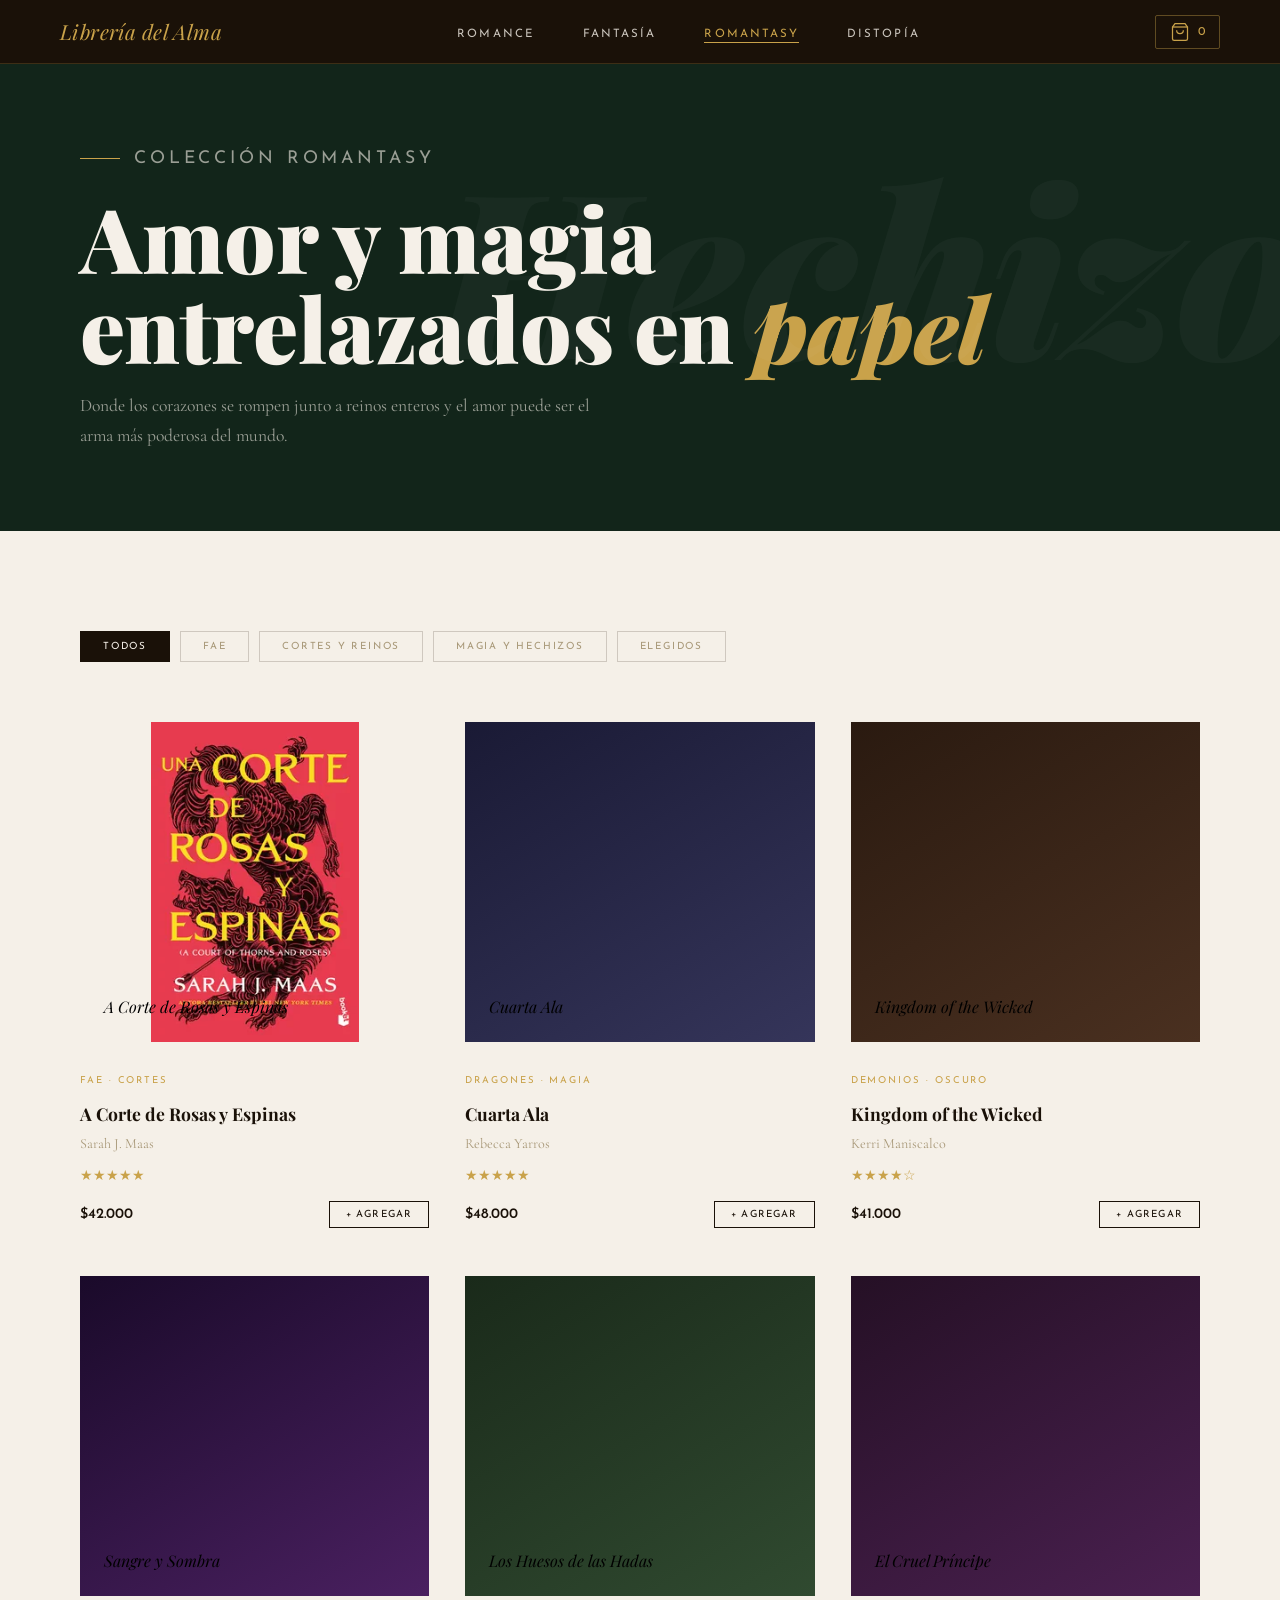
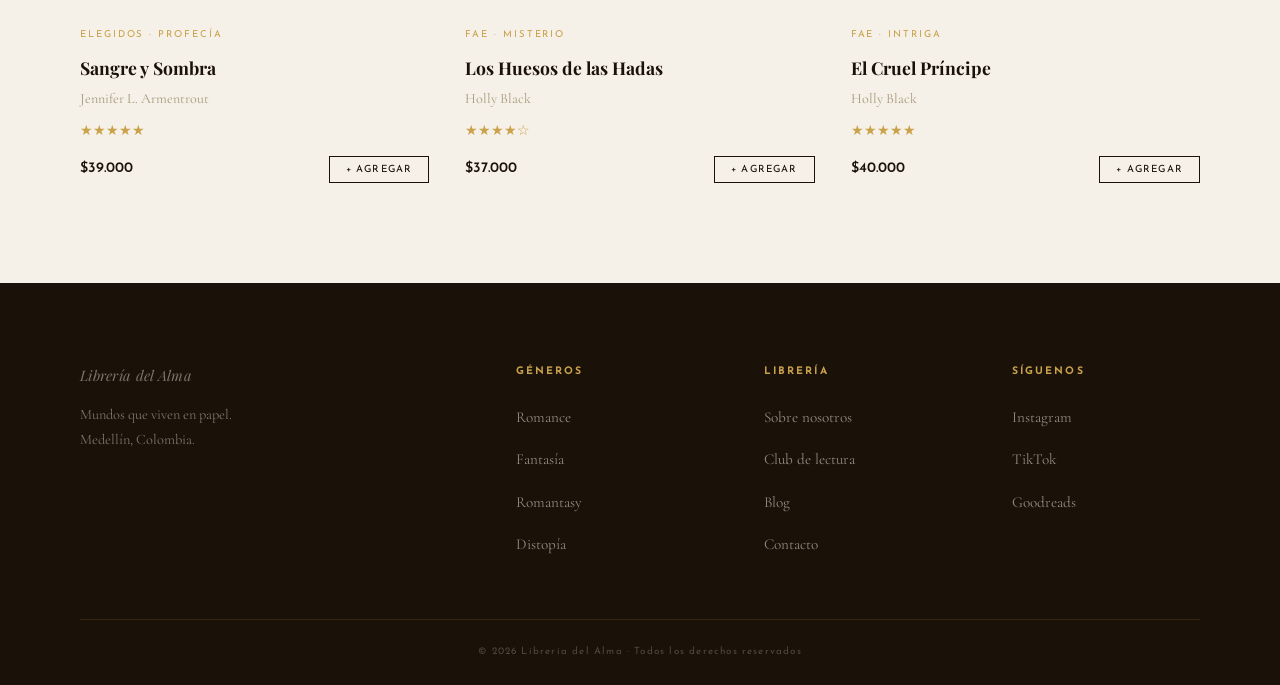
<file: templates/romantasy.html>
<!DOCTYPE html>
<html lang="es">

<head>
  <meta charset="UTF-8" />
  <meta name="viewport" content="width=device-width, initial-scale=1.0" />
  <title>Romantasy — Librería del Alma</title>
  <link rel="stylesheet" href="/static/CSS/main.css" />
  <link rel="stylesheet" href="/static/CSS/genre.css" />
  <link rel="preconnect" href="https://fonts.googleapis.com">
  <link
    href="https://fonts.googleapis.com/css2?family=Playfair+Display:ital,wght@0,400;0,700;0,900;1,400;1,700&family=Cormorant+Garamond:ital,wght@0,300;0,400;0,500;1,300;1,400&family=Josefin+Sans:wght@300;400;600&display=swap"
    rel="stylesheet">
</head>

<body>

  <nav class="navbar">
    <a href="../index.html" class="logo">Librería del Alma</a>
    <ul class="nav-links">
      <li><a href="romance.html" class="nav-item">Romance</a></li>
      <li><a href="fantasia.html" class="nav-item">Fantasía</a></li>
      <li><a href="romantasy.html" class="nav-item active">Romantasy</a></li>
      <li><a href="distopia.html" class="nav-item">Distopía</a></li>
    </ul>
    <button class="nav-cart"><svg width="20" height="20" viewBox="0 0 24 24" fill="none" stroke="currentColor"
        stroke-width="1.5">
        <path d="M6 2L3 6v14a2 2 0 002 2h14a2 2 0 002-2V6l-3-4z" />
        <line x1="3" y1="6" x2="21" y2="6" />
        <path d="M16 10a4 4 0 01-8 0" />
      </svg><span>0</span></button>
  </nav>

  <header class="page-header" data-bg-text="Hechizo" style="background: #12251a;">
    <p class="page-header-tag">Colección Romantasy</p>
    <h1>Amor y magia<br>entrelazados en <em>papel</em></h1>
    <p>Donde los corazones se rompen junto a reinos enteros y el amor puede ser el arma más poderosa del mundo.</p>
  </header>

  <section class="genre-section">
    <div class="genre-filters">
      <button class="filter-btn active">Todos</button>
      <button class="filter-btn">Fae</button>
      <button class="filter-btn">Cortes y Reinos</button>
      <button class="filter-btn">Magia y Hechizos</button>
      <button class="filter-btn">Elegidos</button>
    </div>

    <div class="genre-grid">

      <div class="book-card reveal">
        <div class="book-card-cover"
          style="background-image: url(/static/imagen/Corte_espinas.png); background-position: center ; background-size: contain; background-repeat: no-repeat;">
          <div class="book-card-inner"><span>A Corte de Rosas y Espinas</span></div>
        </div>
        <div class="book-card-info">
          <span class="book-genre">Fae · Cortes</span>
          <h4>A Corte de Rosas y Espinas</h4>
          <p class="book-author">Sarah J. Maas</p>
          <div class="book-rating">★★★★★</div>
          <div class="book-footer"><span class="book-price">$42.000</span><button class="btn-add">+ Agregar</button>
          </div>
        </div>
      </div>

      <div class="book-card reveal">
        <div class="book-card-cover" style="background: linear-gradient(150deg, #1a1a35, #35355a);">
          <div class="book-card-inner"><span>Cuarta Ala</span></div>
        </div>
        <div class="book-card-info">
          <span class="book-genre">Dragones · Magia</span>
          <h4>Cuarta Ala</h4>
          <p class="book-author">Rebecca Yarros</p>
          <div class="book-rating">★★★★★</div>
          <div class="book-footer"><span class="book-price">$48.000</span><button class="btn-add">+ Agregar</button>
          </div>
        </div>
      </div>

      <div class="book-card reveal">
        <div class="book-card-cover" style="background: linear-gradient(150deg, #2a1a10, #4a3020);">
          <div class="book-card-inner"><span>Kingdom of the Wicked</span></div>
        </div>
        <div class="book-card-info">
          <span class="book-genre">Demonios · Oscuro</span>
          <h4>Kingdom of the Wicked</h4>
          <p class="book-author">Kerri Maniscalco</p>
          <div class="book-rating">★★★★☆</div>
          <div class="book-footer"><span class="book-price">$41.000</span><button class="btn-add">+ Agregar</button>
          </div>
        </div>
      </div>

      <div class="book-card reveal">
        <div class="book-card-cover" style="background: linear-gradient(150deg, #1a0a2a, #4a2060);">
          <div class="book-card-inner"><span>Sangre y Sombra</span></div>
        </div>
        <div class="book-card-info">
          <span class="book-genre">Elegidos · Profecía</span>
          <h4>Sangre y Sombra</h4>
          <p class="book-author">Jennifer L. Armentrout</p>
          <div class="book-rating">★★★★★</div>
          <div class="book-footer"><span class="book-price">$39.000</span><button class="btn-add">+ Agregar</button>
          </div>
        </div>
      </div>

      <div class="book-card reveal">
        <div class="book-card-cover" style="background: linear-gradient(150deg, #1a2a1a, #304a30);">
          <div class="book-card-inner"><span>Los Huesos de las Hadas</span></div>
        </div>
        <div class="book-card-info">
          <span class="book-genre">Fae · Misterio</span>
          <h4>Los Huesos de las Hadas</h4>
          <p class="book-author">Holly Black</p>
          <div class="book-rating">★★★★☆</div>
          <div class="book-footer"><span class="book-price">$37.000</span><button class="btn-add">+ Agregar</button>
          </div>
        </div>
      </div>

      <div class="book-card reveal">
        <div class="book-card-cover" style="background: linear-gradient(150deg, #251025, #4a2050);">
          <div class="book-card-inner"><span>El Cruel Príncipe</span></div>
        </div>
        <div class="book-card-info">
          <span class="book-genre">Fae · Intriga</span>
          <h4>El Cruel Príncipe</h4>
          <p class="book-author">Holly Black</p>
          <div class="book-rating">★★★★★</div>
          <div class="book-footer"><span class="book-price">$40.000</span><button class="btn-add">+ Agregar</button>
          </div>
        </div>
      </div>

    </div>
  </section>

  <footer class="footer">
    <div class="footer-inner">
      <div class="footer-brand">
        <p class="logo">Librería del Alma</p>
        <p>Mundos que viven en papel.<br>Medellín, Colombia.</p>
      </div>
      <div class="footer-links">
        <h5>Géneros</h5>
        <ul>
          <li><a href="romance.html">Romance</a></li>
          <li><a href="fantasia.html">Fantasía</a></li>
          <li><a href="romantasy.html">Romantasy</a></li>
          <li><a href="distopia.html">Distopía</a></li>
        </ul>
      </div>
      <div class="footer-links">
        <h5>Librería</h5>
        <ul>
          <li><a href="#">Sobre nosotros</a></li>
          <li><a href="#">Club de lectura</a></li>
          <li><a href="#">Blog</a></li>
          <li><a href="#">Contacto</a></li>
        </ul>
      </div>
      <div class="footer-links">
        <h5>Síguenos</h5>
        <ul>
          <li><a href="#">Instagram</a></li>
          <li><a href="#">TikTok</a></li>
          <li><a href="#">Goodreads</a></li>
        </ul>
      </div>
    </div>
    <div class="footer-bottom">
      <p>© 2026 Librería del Alma · Todos los derechos reservados</p>
    </div>
  </footer>


</body>

</html>
</file>
<file: static/CSS/main.css>
:root {
  --cream: #f5f0e8;
  --cream-dark: #ede6d8;
  --dark: #1a1108;
  --dark-mid: #2c2010;
  --wine: #7a2230;
  --wine-light: #a63245;
  --gold: #c9a24a;
  --gold-light: #e8c876;
  --teal: #1a4a3a;
  --teal-mid: #2d6a4f;
  --text: #3a2c1a;
  --text-light: #7a6a55;
  --text-muted: #a89878;
  --white: #ffffff;
  --font-display: 'Playfair Display', Georgia, serif;
  --font-body: 'Cormorant Garamond', Georgia, serif;
  --font-ui: 'Josefin Sans', sans-serif;
}

*,
*::before,
*::after {
  box-sizing: border-box;
  margin: 0;
  padding: 0;
}

html {
  scroll-behavior: smooth;
}

body {
  font-family: var(--font-body);
  background: var(--cream);
  color: var(--text);
  font-size: 18px;
  line-height: 1.7;
  overflow-x: hidden;
}

a {
  text-decoration: none;
  color: inherit;
}

ul {
  list-style: none;
}

img {
  max-width: 100%;
  display: block;
}


.navbar {
  position: fixed;
  top: 0;
  left: 0;
  right: 0;
  z-index: 100;
  background: var(--dark);
  display: flex;
  align-items: center;
  justify-content: space-between;
  padding: 0 60px;
  height: 64px;
  border-bottom: 1px solid rgba(201, 162, 74, 0.2);
}

.logo {
  font-family: var(--font-display);
  font-style: italic;
  font-weight: 400;
  font-size: 1.3rem;
  color: var(--gold);
  letter-spacing: 0.02em;
}

.nav-links {
  display: flex;
  gap: 48px;
  align-items: center;
}

.nav-item {
  font-family: var(--font-ui);
  font-size: 0.72rem;
  letter-spacing: 0.18em;
  text-transform: uppercase;
  color: rgba(245, 240, 232, 0.8);
  transition: color 0.3s;
  padding-bottom: 2px;
  border-bottom: 1px solid transparent;
}

.nav-item:hover,
.nav-item.active {
  color: var(--gold);
  border-bottom-color: var(--gold);
}

.nav-cart {
  background: none;
  border: 1px solid rgba(201, 162, 74, 0.4);
  color: var(--gold);
  cursor: pointer;
  padding: 6px 14px;
  border-radius: 2px;
  display: flex;
  align-items: center;
  gap: 8px;
  font-family: var(--font-ui);
  font-size: 0.75rem;
  transition: all 0.3s;
}

.nav-cart:hover {
  background: var(--gold);
  color: var(--dark);
}


.btn-primary {
  display: inline-block;
  background: var(--dark);
  color: var(--cream);
  font-family: var(--font-ui);
  font-size: 0.72rem;
  letter-spacing: 0.18em;
  text-transform: uppercase;
  padding: 16px 36px;
  border: none;
  cursor: pointer;
  transition: all 0.3s;
}

.btn-primary:hover {
  background: var(--gold);
  color: var(--dark);
}

.btn-secondary {
  display: inline-block;
  border: 1px solid var(--dark);
  color: var(--dark);
  font-family: var(--font-ui);
  font-size: 0.72rem;
  letter-spacing: 0.18em;
  text-transform: uppercase;
  padding: 14px 32px;
  cursor: pointer;
  transition: all 0.3s;
  background: transparent;
}

.btn-secondary:hover {
  background: var(--dark);
  color: var(--cream);
}

.section-tag {
  font-family: var(--font-ui);
  font-size: 0.65rem;
  letter-spacing: 0.22em;
  text-transform: uppercase;
  color: var(--gold);
  margin-bottom: 14px;
}

.section-header {
  margin-bottom: 56px;
}

.section-header h2 {
  font-family: var(--font-display);
  font-size: clamp(2rem, 4vw, 3rem);
  font-weight: 700;
  line-height: 1.15;
  color: var(--dark);
}

.section-header h2 em {
  font-style: italic;
  color: var(--wine);
}


.hero {
  padding-top: 64px;
  min-height: 100vh;
  display: grid;
  grid-template-columns: 1fr 1fr;
  background: var(--cream);
  position: relative;
  overflow: hidden;
}

.hero::before {
  content: '';
  position: absolute;
  inset: 0;
  background: radial-gradient(ellipse at 30% 60%, rgba(122, 34, 48, 0.04) 0%, transparent 60%);
  pointer-events: none;
}

.hero-left {
  padding: 80px 60px 80px 80px;
  display: flex;
  flex-direction: column;
  justify-content: center;
  gap: 24px;
  animation: fadeUp 0.9s ease both;
}

.hero-tag {
  font-family: var(--font-ui);
  font-size: 0.68rem;
  letter-spacing: 0.2em;
  text-transform: uppercase;
  color: var(--text-muted);
  display: flex;
  align-items: center;
  gap: 14px;
}

.tag-line {
  display: inline-block;
  width: 40px;
  height: 1px;
  background: var(--wine);
}

.hero-title {
  font-family: var(--font-display);
  font-size: clamp(3rem, 6vw, 5rem);
  font-weight: 900;
  line-height: 1.05;
  color: var(--dark);
}

.hero-title em {
  font-style: italic;
  color: var(--wine);
}

.hero-sub {
  font-size: 1.1rem;
  line-height: 1.8;
  color: var(--text-light);
  max-width: 420px;
}

.hero-right {
  background: var(--cream-dark);
  display: flex;
  align-items: center;
  justify-content: center;
  position: relative;
  overflow: hidden;
  animation: fadeIn 1.2s ease both 0.3s;
}

.hero-right::before {
  content: '';
  position: absolute;
  width: 300px;
  height: 300px;
  border-radius: 50%;
  background: radial-gradient(circle, rgba(201, 162, 74, 0.12) 0%, transparent 70%);
  top: 50%;
  left: 50%;
  transform: translate(-50%, -50%);
}

.book-stack {
  position: relative;
  width: 220px;
  height: 320px;
}

.book {
  position: absolute;
  width: 180px;
  height: 260px;
  border-radius: 3px 6px 6px 3px;
  box-shadow: 4px 4px 20px rgba(0, 0, 0, 0.25), 12px 12px 40px rgba(0, 0, 0, 0.12);
  transition: transform 0.5s ease;
  display: flex;
  overflow: hidden;
}

.book-spine {
  width: 22px;
  height: 100%;
  flex-shrink: 0;
  filter: brightness(0.7);
}

.book-cover {
  flex: 1;
  display: flex;
  align-items: center;
  justify-content: center;
  padding: 20px;
}

.book-cover span {
  font-family: var(--font-display);
  font-style: italic;
  font-size: 0.85rem;
  color: rgba(255, 255, 255, 0.9);
  text-align: center;
  line-height: 1.4;
}

.book-teal {
  background: #1a4a3a;
  top: 10px;
  left: 30px;
  z-index: 3;
}

.book-teal .book-spine {
  background: #123328;
}

.book-wine {
  background: #6b1f2e;
  top: 28px;
  left: 10px;
  z-index: 2;
  transform: rotate(-4deg);
}

.book-wine .book-spine {
  background: #4e1520;
}

.book-gold {
  background: #8a7030;
  top: 50px;
  left: 50px;
  z-index: 1;
  transform: rotate(5deg);
}

.book-gold .book-spine {
  background: #6b5520;
}

.book-stack:hover .book-wine {
  transform: rotate(-8deg) translateX(-12px);
}

.book-stack:hover .book-gold {
  transform: rotate(9deg) translateX(16px);
}


.categories {
  padding: 120px 80px;
  background: var(--dark);
}

.categories .section-header h2 {
  color: var(--cream);
}

.categories .section-tag {
  color: var(--gold);
}

.categories-grid {
  display: grid;
  grid-template-columns: repeat(4, 1fr);
  gap: 2px;
  margin-top: 60px;
}

.cat-card {
  position: relative;
  min-height: 420px;
  overflow: hidden;
  cursor: pointer;
  display: block;
}

.cat-romance {
  background: linear-gradient(160deg, #5c1a28, #8b2a3a);
}

.cat-fantasia {
  background: linear-gradient(160deg, #1a2a4a, #2a3d6b);
}

.cat-romantasy {
  background: linear-gradient(160deg, #1a3a2a, #2d5a40);
}

.cat-distopia {
  background: linear-gradient(160deg, #2a2010, #4a3820);
}

.cat-overlay {
  position: absolute;
  inset: 0;
  background: linear-gradient(to top, rgba(0, 0, 0, 0.6) 0%, transparent 50%);
  transition: opacity 0.4s;
}

.cat-card:hover .cat-overlay {
  opacity: 0.3;
}

.cat-content {
  position: absolute;
  bottom: 0;
  left: 0;
  right: 0;
  padding: 40px 32px;
  color: var(--cream);
  transform: translateY(20px);
  transition: transform 0.4s ease;
}

.cat-card:hover .cat-content {
  transform: translateY(0);
}

.cat-number {
  font-family: var(--font-ui);
  font-size: 0.65rem;
  letter-spacing: 0.2em;
  opacity: 0.5;
  display: block;
  margin-bottom: 12px;
}

.cat-content h3 {
  font-family: var(--font-display);
  font-size: 1.8rem;
  font-weight: 700;
  margin-bottom: 12px;
}

.cat-content p {
  font-size: 0.9rem;
  opacity: 0.75;
  line-height: 1.6;
  margin-bottom: 20px;
}

.cat-link {
  font-family: var(--font-ui);
  font-size: 0.65rem;
  letter-spacing: 0.18em;
  text-transform: uppercase;
  color: var(--gold);
  opacity: 0;
  transition: opacity 0.4s;
}

.cat-card:hover .cat-link {
  opacity: 1;
}

.featured {
  padding: 120px 80px;
  background: var(--cream);
}

.books-grid {
  display: grid;
  grid-template-columns: repeat(4, 1fr);
  gap: 32px;
}

.book-card {
  display: flex;
  flex-direction: column;
  transition: transform 0.3s;
}

.book-card:hover {
  transform: translateY(-8px);
}

.book-card-cover {
  height: 280px;
  display: flex;
  align-items: flex-end;
  padding: 24px;
  position: relative;
  overflow: hidden;
}

.book-card-inner {
  font-family: var(--font-display);
  font-style: italic;
  font-size: 1rem;
  color: rgb(0, 0, 0);
  line-height: 1.4;
}

.book-card-info {
  padding: 20px 0 0;
}

.book-genre {
  font-family: var(--font-ui);
  font-size: 0.6rem;
  letter-spacing: 0.2em;
  text-transform: uppercase;
  color: var(--gold);
}

.book-card-info h4 {
  font-family: var(--font-display);
  font-size: 1.1rem;
  margin: 6px 0 4px;
  color: var(--dark);
}

.book-author {
  font-size: 0.88rem;
  color: var(--text-muted);
  margin-bottom: 8px;
}

.book-rating {
  color: var(--gold);
  font-size: 0.85rem;
  margin-bottom: 14px;
}

.book-footer {
  display: flex;
  align-items: center;
  justify-content: space-between;
  margin-top: 8px;
}

.book-price {
  font-family: var(--font-ui);
  font-size: 0.9rem;
  font-weight: 600;
  color: var(--dark);
}

.btn-add {
  background: none;
  border: 1px solid var(--dark);
  font-family: var(--font-ui);
  font-size: 0.62rem;
  letter-spacing: 0.12em;
  text-transform: uppercase;
  padding: 8px 16px;
  cursor: pointer;
  transition: all 0.3s;
  color: var(--dark);
}

.btn-add:hover {
  background: var(--dark);
  color: var(--cream);
}

/* ---- BANNER EDITORIAL ---- */
.banner-editorial {
  background: var(--teal);
  padding: 100px 80px;
  display: grid;
  grid-template-columns: 1fr 1fr;
  gap: 80px;
  align-items: center;
}

.banner-content {
  color: var(--cream);
}

.banner-content .section-tag {
  color: rgba(201, 162, 74, 0.8);
}

.banner-content h2 {
  font-family: var(--font-display);
  font-size: clamp(2rem, 4vw, 3rem);
  font-weight: 700;
  line-height: 1.15;
  margin-bottom: 24px;
}

.banner-content h2 em {
  font-style: italic;
  color: var(--gold);
}

.banner-content p {
  font-size: 1.05rem;
  line-height: 1.8;
  opacity: 0.8;
  margin-bottom: 36px;
}

.banner-book {
  display: flex;
  justify-content: center;
  align-items: center;
}

.featured-book-cover {
  width: 220px;
  height: 320px;
  background: linear-gradient(135deg, #0d2b1f, #1a4a35);
  border-radius: 3px 8px 8px 3px;
  box-shadow: 16px 16px 60px rgba(0, 0, 0, 0.4), -4px 0 0 rgba(0, 0, 0, 0.2);
  display: flex;
  overflow: hidden;
  animation: float 4s ease-in-out infinite;
}

.featured-book-spine {
  width: 20px;
  background: #0a1f17;
  flex-shrink: 0;
}

.featured-book-face {
  flex: 1;
  display: flex;
  flex-direction: column;
  justify-content: flex-end;
  padding: 28px 24px;
  border: 1px solid rgba(201, 162, 74, 0.2);
  border-left: none;
}

.featured-book-title {
  font-family: var(--font-display);
  font-style: italic;
  font-size: 1.2rem;
  color: rgba(255, 255, 255, 0.92);
  line-height: 1.3;
  margin-bottom: 10px;
}

.featured-book-author {
  font-family: var(--font-ui);
  font-size: 0.65rem;
  letter-spacing: 0.15em;
  text-transform: uppercase;
  color: var(--gold);
  opacity: 0.8;
}

.reviews {
  padding: 120px 80px;
  background: var(--cream-dark);
}

.reviews-grid {
  display: grid;
  grid-template-columns: 1fr 1.2fr 1fr;
  gap: 24px;
  align-items: stretch;
}

.review-card {
  background: var(--cream);
  padding: 40px 36px;
  border-top: 3px solid var(--cream-dark);
  transition: all 0.3s;
}

.review-card:hover {
  border-top-color: var(--gold);
  transform: translateY(-4px);
}

.review-card--featured {
  background: var(--dark);
  border-top-color: var(--gold);
}

.review-card--featured .review-text {
  color: rgba(245, 240, 232, 0.85);
}

.review-card--featured .review-author strong {
  color: var(--cream);
}

.review-card--featured .review-author span {
  color: rgba(245, 240, 232, 0.5);
}

.review-stars {
  color: var(--gold);
  font-size: 0.85rem;
  margin-bottom: 20px;
  letter-spacing: 3px;
}

.review-text {
  font-size: 1rem;
  line-height: 1.8;
  color: var(--text);
  margin-bottom: 28px;
  font-style: italic;
}

.review-author {
  display: flex;
  align-items: center;
  gap: 14px;
}

.review-avatar {
  width: 42px;
  height: 42px;
  border-radius: 50%;
  background: var(--wine);
  color: var(--cream);
  display: flex;
  align-items: center;
  justify-content: center;
  font-family: var(--font-display);
  font-weight: 700;
  font-size: 1rem;
  flex-shrink: 0;
}

.review-author strong {
  display: block;
  font-family: var(--font-ui);
  font-size: 0.8rem;
  letter-spacing: 0.08em;
  text-transform: uppercase;
  color: var(--dark);
}

.review-author span {
  font-size: 0.85rem;
  color: var(--text-muted);
}

.newsletter {
  padding: 100px 80px;
  background: var(--wine);
}

.newsletter-inner {
  display: grid;
  grid-template-columns: 1fr 1fr;
  gap: 80px;
  align-items: center;
}

.newsletter-text .section-tag {
  color: rgba(245, 240, 232, 0.6);
}

.newsletter-text h2 {
  font-family: var(--font-display);
  font-size: clamp(2rem, 3.5vw, 2.6rem);
  font-weight: 700;
  line-height: 1.2;
  color: var(--cream);
  margin-bottom: 16px;
}

.newsletter-text h2 em {
  font-style: italic;
  color: var(--gold-light);
}

.newsletter-text p {
  font-size: 1rem;
  color: rgba(245, 240, 232, 0.75);
}

.newsletter-form {
  display: flex;
  flex-direction: column;
  gap: 16px;
}

.newsletter-input {
  background: rgba(245, 240, 232, 0.12);
  border: 1px solid rgba(245, 240, 232, 0.3);
  padding: 18px 24px;
  font-family: var(--font-body);
  font-size: 1rem;
  color: var(--cream);
  outline: none;
  transition: border-color 0.3s;
  width: 100%;
}

.newsletter-input::placeholder {
  color: rgba(245, 240, 232, 0.4);
}

.newsletter-input:focus {
  border-color: var(--gold-light);
}

.newsletter .btn-primary {
  background: var(--cream);
  color: var(--wine);
  align-self: flex-start;
}

.newsletter .btn-primary:hover {
  background: var(--gold-light);
  color: var(--dark);
}

.footer {
  background: var(--dark);
  padding: 80px 80px 0;
}

.footer-inner {
  display: grid;
  grid-template-columns: 2fr 1fr 1fr 1fr;
  gap: 60px;
  padding-bottom: 60px;
  border-bottom: 1px solid rgba(201, 162, 74, 0.15);
}

.footer-brand .logo {
  margin-bottom: 16px;
}

.footer-brand p {
  font-size: 0.9rem;
  color: rgba(245, 240, 232, 0.45);
  line-height: 1.7;
}

.footer-links h5 {
  font-family: var(--font-ui);
  font-size: 0.65rem;
  letter-spacing: 0.2em;
  text-transform: uppercase;
  color: var(--gold);
  margin-bottom: 20px;
}

.footer-links ul {
  display: flex;
  flex-direction: column;
  gap: 12px;
}

.footer-links a {
  font-size: 0.95rem;
  color: rgba(245, 240, 232, 0.55);
  transition: color 0.3s;
}

.footer-links a:hover {
  color: var(--cream);
}

.footer-bottom {
  padding: 24px 0;
  text-align: center;
}

.footer-bottom p {
  font-family: var(--font-ui);
  font-size: 0.62rem;
  letter-spacing: 0.12em;
  color: rgba(245, 240, 232, 0.25);
}

.page-header {
  padding-top: 64px;
  background: var(--dark);
  padding-bottom: 80px;
  padding-left: 80px;
  padding-right: 80px;
  padding-top: calc(64px + 80px);
  position: relative;
  overflow: hidden;
}

.page-header::before {
  content: attr(data-bg-text);
  position: absolute;
  font-family: var(--font-display);
  font-size: 18vw;
  font-weight: 900;
  font-style: italic;
  color: rgba(255, 255, 255, 0.03);
  top: 50%;
  right: -2%;
  transform: translateY(-50%);
  white-space: nowrap;
  pointer-events: none;
  line-height: 1;
}

.page-header-tag {
  font-family: var(--font-ui);
  font-size: 0.65rem;
  letter-spacing: 0.22em;
  text-transform: uppercase;
  color: var(--gold);
  margin-bottom: 18px;
  display: flex;
  align-items: center;
  gap: 14px;
}

.page-header-tag::before {
  content: '';
  display: block;
  width: 40px;
  height: 1px;
  background: var(--gold);
}

.page-header h1 {
  font-family: var(--font-display);
  font-size: clamp(3rem, 7vw, 6rem);
  font-weight: 900;
  color: var(--cream);
  line-height: 1.0;
  margin-bottom: 20px;
}

.page-header h1 em {
  font-style: italic;
  color: var(--gold);
}

.page-header p {
  font-size: 1.1rem;
  color: rgba(245, 240, 232, 0.6);
  max-width: 540px;
  line-height: 1.7;
}

.genre-section {
  padding: 100px 80px;
}

.genre-filters {
  display: flex;
  gap: 12px;
  margin-bottom: 56px;
  flex-wrap: wrap;
}

.filter-btn {
  font-family: var(--font-ui);
  font-size: 0.65rem;
  letter-spacing: 0.16em;
  text-transform: uppercase;
  padding: 10px 24px;
  border: 1px solid rgba(58, 44, 26, 0.25);
  background: none;
  cursor: pointer;
  transition: all 0.3s;
  color: var(--text-light);
}

.filter-btn.active,
.filter-btn:hover {
  background: var(--dark);
  color: var(--cream);
  border-color: var(--dark);
}

.genre-grid {
  display: grid;
  grid-template-columns: repeat(3, 1fr);
  gap: 40px;
}

@keyframes fadeUp {
  from {
    opacity: 0;
    transform: translateY(30px);
  }

  to {
    opacity: 1;
    transform: translateY(0);
  }
}

@keyframes fadeIn {
  from {
    opacity: 0;
  }

  to {
    opacity: 1;
  }
}

@keyframes float {

  0%,
  100% {
    transform: translateY(0) rotate(-2deg);
  }

  50% {
    transform: translateY(-16px) rotate(-2deg);
  }
}
</file>
<file: static/CSS/genre.css>
.page-header {
  background: var(--dark);
}

.genre-section {
  padding: 100px 80px;
  background: var(--cream);
}

.genre-section .genre-grid {
  display: grid;
  grid-template-columns: repeat(3, 1fr);
  gap: 48px 36px;
}

.genre-filters {
  display: flex;
  gap: 10px;
  flex-wrap: wrap;
  margin-bottom: 60px;
}

.filter-btn {
  font-family: var(--font-ui);
  font-size: 0.62rem;
  letter-spacing: 0.18em;
  text-transform: uppercase;
  padding: 10px 22px;
  border: 1px solid rgba(58, 44, 26, 0.2);
  background: transparent;
  cursor: pointer;
  transition: all 0.3s;
  color: var(--text-muted);
}

.filter-btn:hover,
.filter-btn.active {
  background: var(--dark);
  color: var(--cream);
  border-color: var(--dark);
}

.genre-grid .book-card-cover {
  height: 320px;
}

.genre-grid .book-card:nth-child(1) {
  transition-delay: 0.05s;
}

.genre-grid .book-card:nth-child(2) {
  transition-delay: 0.12s;
}

.genre-grid .book-card:nth-child(3) {
  transition-delay: 0.19s;
}

.genre-grid .book-card:nth-child(4) {
  transition-delay: 0.26s;
}

.genre-grid .book-card:nth-child(5) {
  transition-delay: 0.33s;
}

.genre-grid .book-card:nth-child(6) {
  transition-delay: 0.40s;
}
</file>
